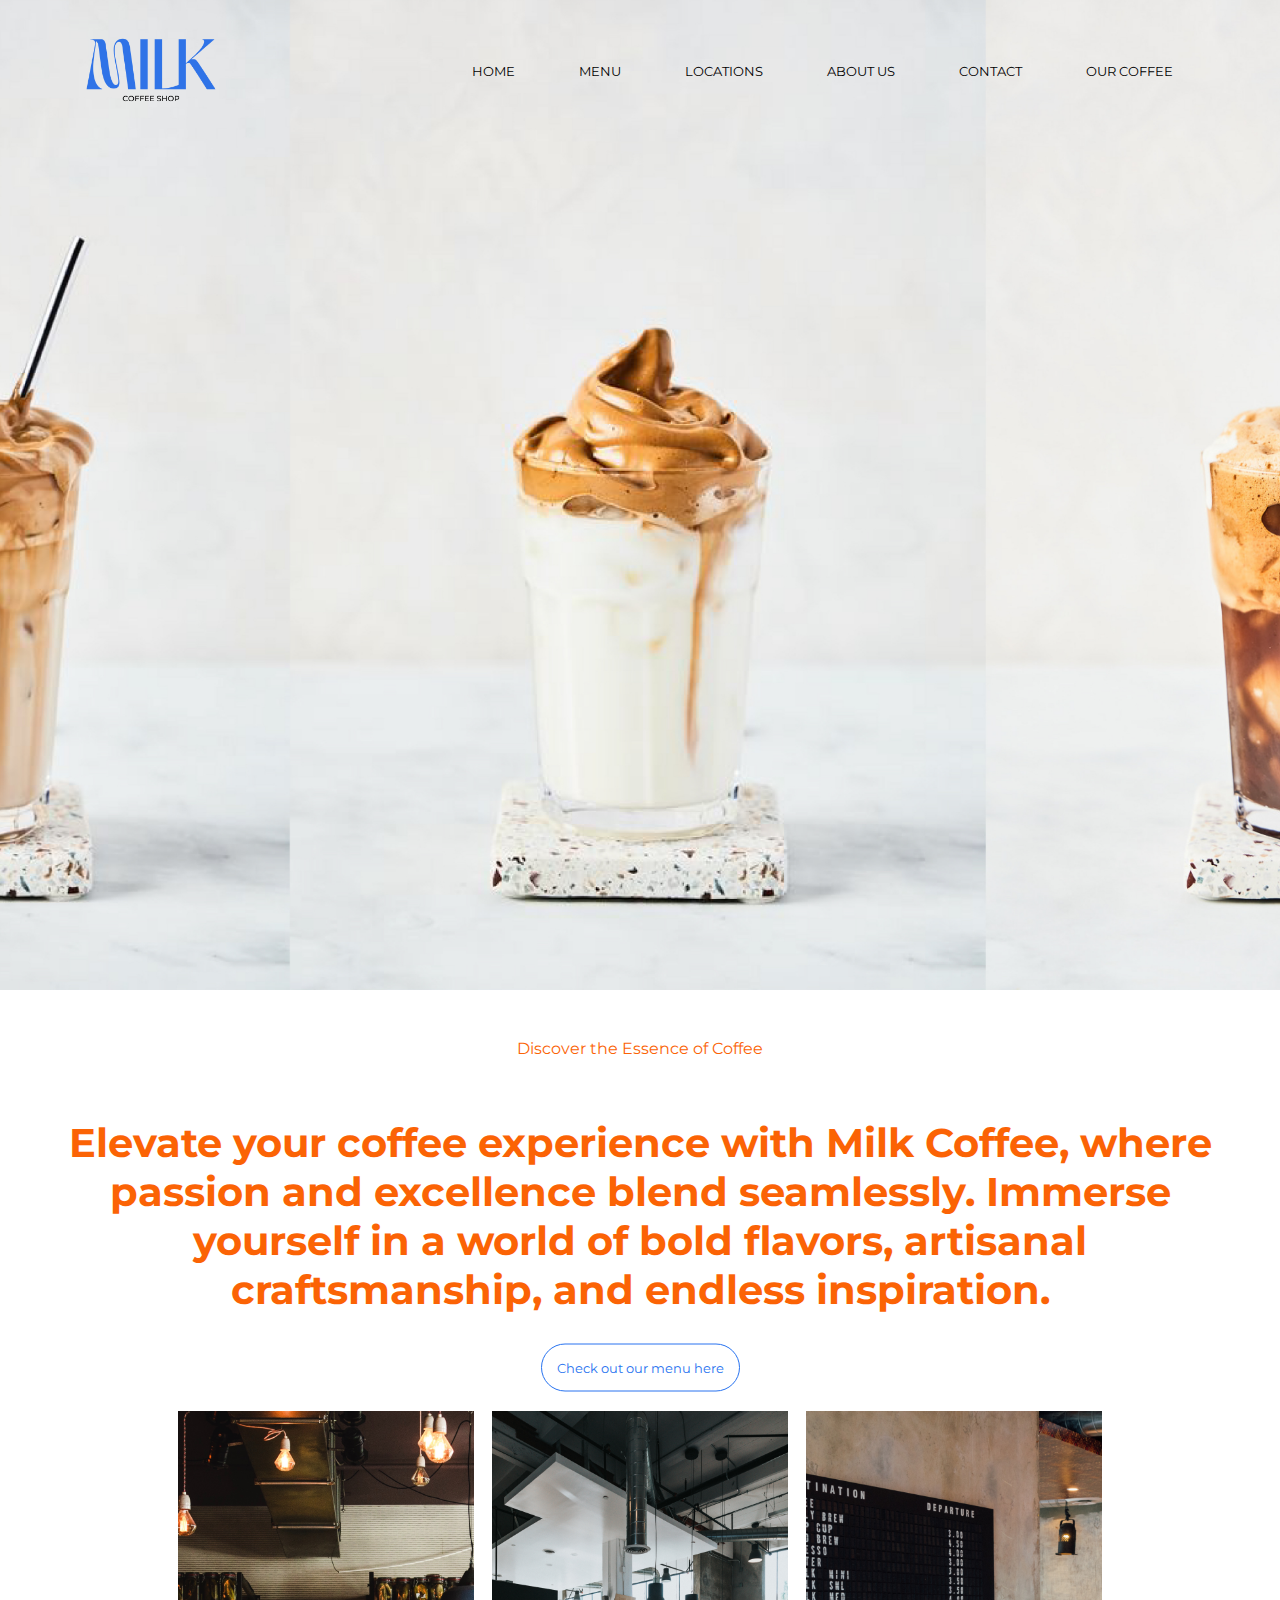
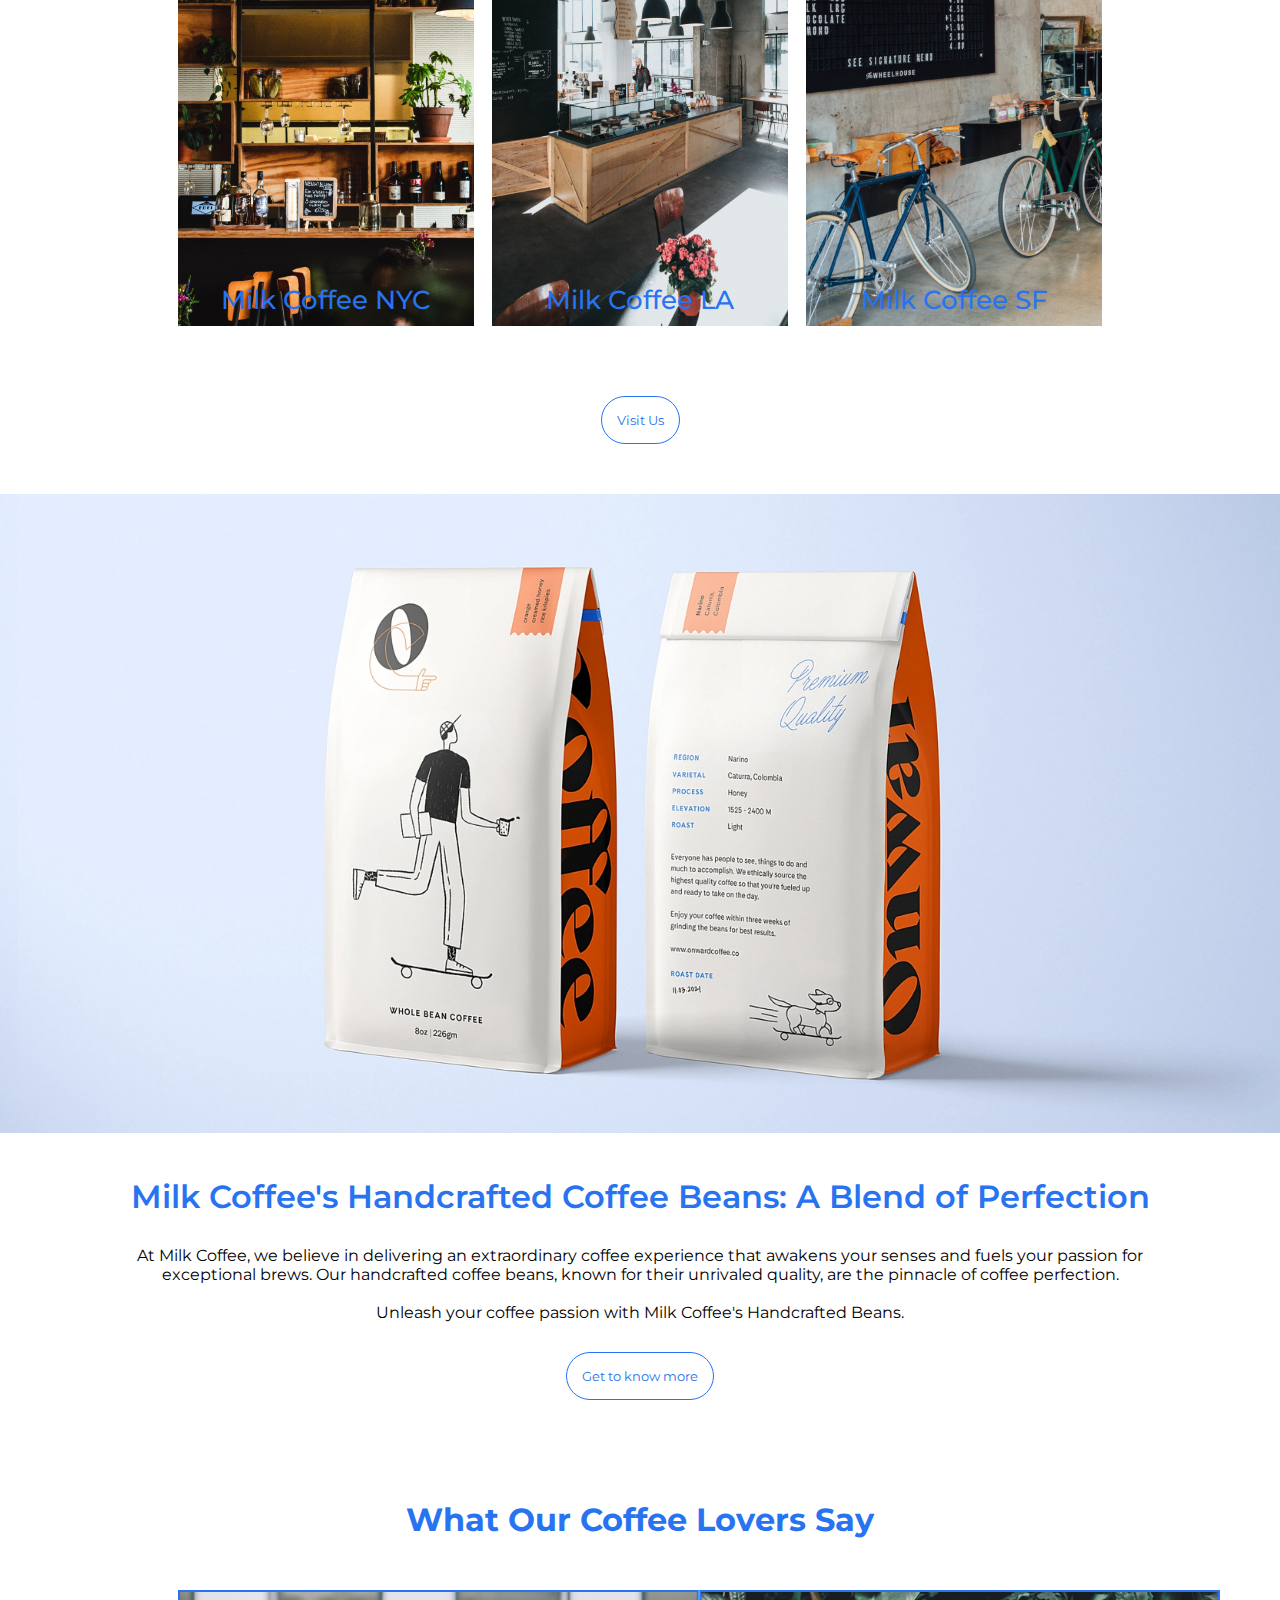
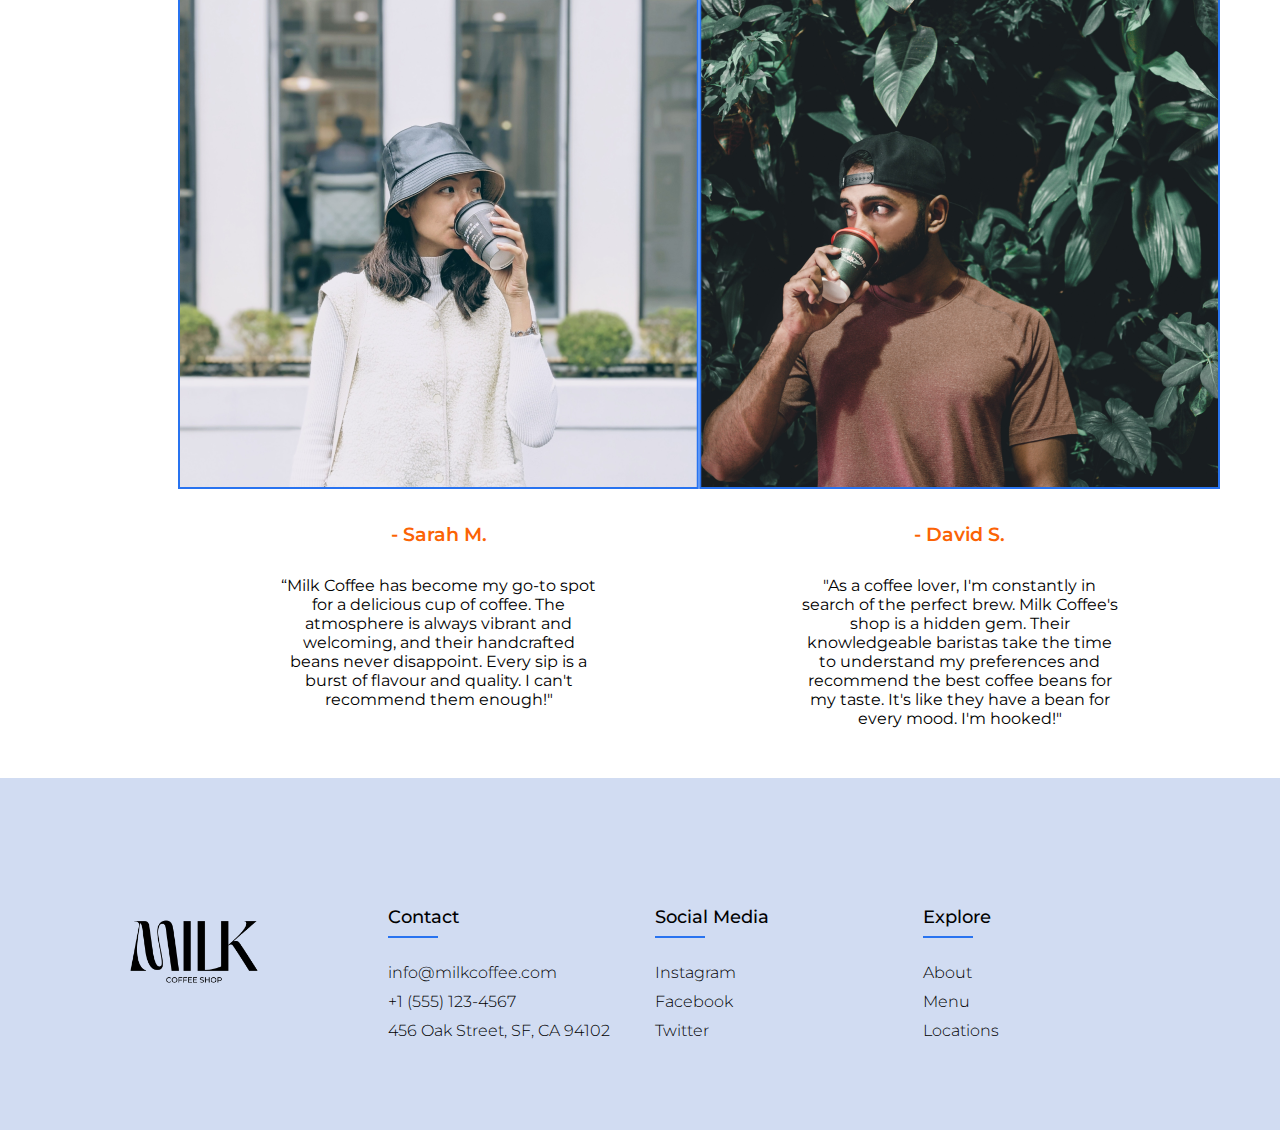
<file: index.html>
<!DOCTYPE html>
<html lang="en">
<head>
    <meta charset="UTF-8">
    <meta http-equiv="X-UA-Compatible" content="IE=edge">
    <meta name="viewport" content="width=device-width, initial-scale=1.0">
    <title>Milk Coffee Shop</title>
    <link rel="stylesheet" href="homepage.css">
    <link rel="stylesheet" href="https://cdnjs.cloudflare.com/ajax/libs/font-awesome/6.4.0/css/all.min.css" integrity="sha512-iecdLmaskl7CVkqkXNQ/ZH/XLlvWZOJyj7Yy7tcenmpD1ypASozpmT/E0iPtmFIB46ZmdtAc9eNBvH0H/ZpiBw==" crossorigin="anonymous" referrerpolicy="no-referrer" />
</head>
<body>
    
    <style>
        @import url('https://fonts.googleapis.com/css2?family=Montserrat:ital,wght@0,100;0,200;0,300;0,400;0,500;0,600;0,700;0,800;0,900;1,100;1,200;1,300;1,400;1,500;1,600;1,700;1,800;1,900&display=swap');
      </style>
    
    <!---- NAVBAR --> 

    <section class="header">
        <nav>
          <a href="index.html"> <img src="logo/blue logo.png" alt=""></a>

          <div class="nav-links" id="navLinks">
            <i class="fa-solid fa-xmark" onclick="hideMenu()"></i>
            <ul>
              <li><a href="index.html">HOME</a></li>
              <li><a href="menu page.html">MENU</a></li>
              <li><a href="locations.html">LOCATIONS</a></li>
              <li><a href="About Us.html">ABOUT US</a></li>
              <li><a href="contact page.html">CONTACT</a></li>
              <li><a href="handcrafted coffee.html">OUR COFFEE</a></li>
            </ul>
          </div>
          <i class="fa-solid fa-bars" onclick="showMenu()"></i>
        </nav>
    </section>

    <!-- Hero Section -->

    <section class="hero">
      <div class="text-box">
        <p class="text-01">Discover the Essence of Coffee</p>
        <h1 class="heading">Elevate your coffee experience with Milk Coffee, where passion and excellence blend seamlessly. Immerse yourself in a world of bold flavors, artisanal craftsmanship, and endless inspiration.</h1>
        <a class="hero-button" href="menu page.html">Check out our menu here</a>
      </div>
    </section>
   
    <!-- Location Section -->

    <section class="location">
      <div class="row">
        <div class="location-col">
          <img src="homepage images/nyc.png">
            <div class="layer">
              <h3>Milk Coffee NYC</h3>
            </div>
        </div>

        <div class="location-col">
          <img src="homepage images/la.png">
            <div class="layer">
              <h3>Milk Coffee LA</h3>
            </div>
        </div>

        <div class="location-col">
          <img src="homepage images/sf.png">
            <div class="layer">
              <h3>Milk Coffee SF</h3>
            </div>
        </div>
      </div>
    </section>

    <section class="button-1">
      <div>
        <a href="locations.html" class="loc-button">Visit Us</a>
      </div>
    </section>

        <!-- Handcrafetd Coffee Section -->

    <section class="handcrafted">

      <img src="homepage images/coffee bags.webp">

    </section>

       <!-- Handcrafetd Coffee Section -->

    <section class="coffee">

      <h2>Milk Coffee's Handcrafted Coffee Beans: A Blend of Perfection</h2>

      <p>At Milk Coffee, we believe in delivering an extraordinary coffee experience that awakens your senses and fuels your passion for exceptional brews. Our handcrafted coffee beans, known for their unrivaled quality, are the pinnacle of coffee perfection. <br>
        <br> Unleash your coffee passion with Milk Coffee's Handcrafted Beans.</p>

    </section>

    <section class="button-2">
      <div>
        <a href="handcrafted coffee.html" class="coffee-button" >Get to know more</a>
      </div>
    </section>

           <!-- Testimonials Section -->

    <section class="testimonials">

      <h1>What Our Coffee Lovers Say</h1>

      <div class="row">
        <div class="testimonial-col">
          <img src="homepage images/woman.png">
          <div>
            <h3>- Sarah M.</h3>
            <p>
              “Milk Coffee has become my go-to spot for a delicious cup of coffee. The atmosphere is always vibrant and welcoming, and their handcrafted beans never disappoint. Every sip is a burst of flavour and quality. I can't recommend them enough!" 
            </p>
          </div>
        </div>

        <div class="testimonial-col">
          <img src="homepage images/man.png">
          <div>
            <h3>- David S.</h3>
            <p>
              "As a coffee lover, I'm constantly in search of the perfect brew. Milk Coffee's shop is a hidden gem. Their knowledgeable baristas take the time to understand my preferences and recommend the best coffee beans for my taste. It's like they have a bean for every mood. I'm hooked!"
            </p>
          </div>
        </div>
      </div>

    </section>

    <!---- Footer --->

    <footer class="footer">
      <div class="container">
        <div class="row">

          <div class="footer-col">
              <ul>
                <img src="logo/black logo.png" alt="">
              </ul>
          </div>

          <div class="footer-col">
            <h4>Contact</h4>
              <ul>
                <li><a href="mailto:info@milkcoffee.com">info@milkcoffee.com</a></li>
                <li><a href="tel:+15551234567">+1 (555) 123-4567</a></li>
                <li><a href="https://www.google.com/maps/place/456+Oak+St,+San+Francisco,+CA+94102,+USA/@37.7746605,-122.4295008,17z/data=!3m1!4b1!4m5!3m4!1s0x808580a186de132f:0xd48475bbe59016b4!8m2!3d37.7746605!4d-122.4269259?entry=ttu">456 Oak Street, SF, CA 94102</a></li>
              </ul>
          </div>

          <div class="footer-col">
            <h4>Social Media</h4>
              <ul>
                <li><a href="https://www.instagram.com">Instagram</a></li>
                <li><a href="https://www.facebook.com">Facebook</a></li>
                <li><a href="https://twitter.com">Twitter</a></li>
              </ul>
          </div>

          <div class="footer-col">
            <h4>Explore</h4>
              <ul>
                <li><a href="About Us.html">About</a></li>
                <li><a href="menu page.html">Menu</a></li>
                <li><a href="locations.html">Locations</a></li>
              </ul>
          </div>
        </div>
      </div>
      

    <!---- JavaScript for toogle menu --->
   <script>
    var navLinks = document.getElementById("navLinks")

    function showMenu(){
      navLinks.style.right = "0";
    }

    function hideMenu(){
      navLinks.style.right = "-200px";
    }
   </script>
</body>
</html>
</file>
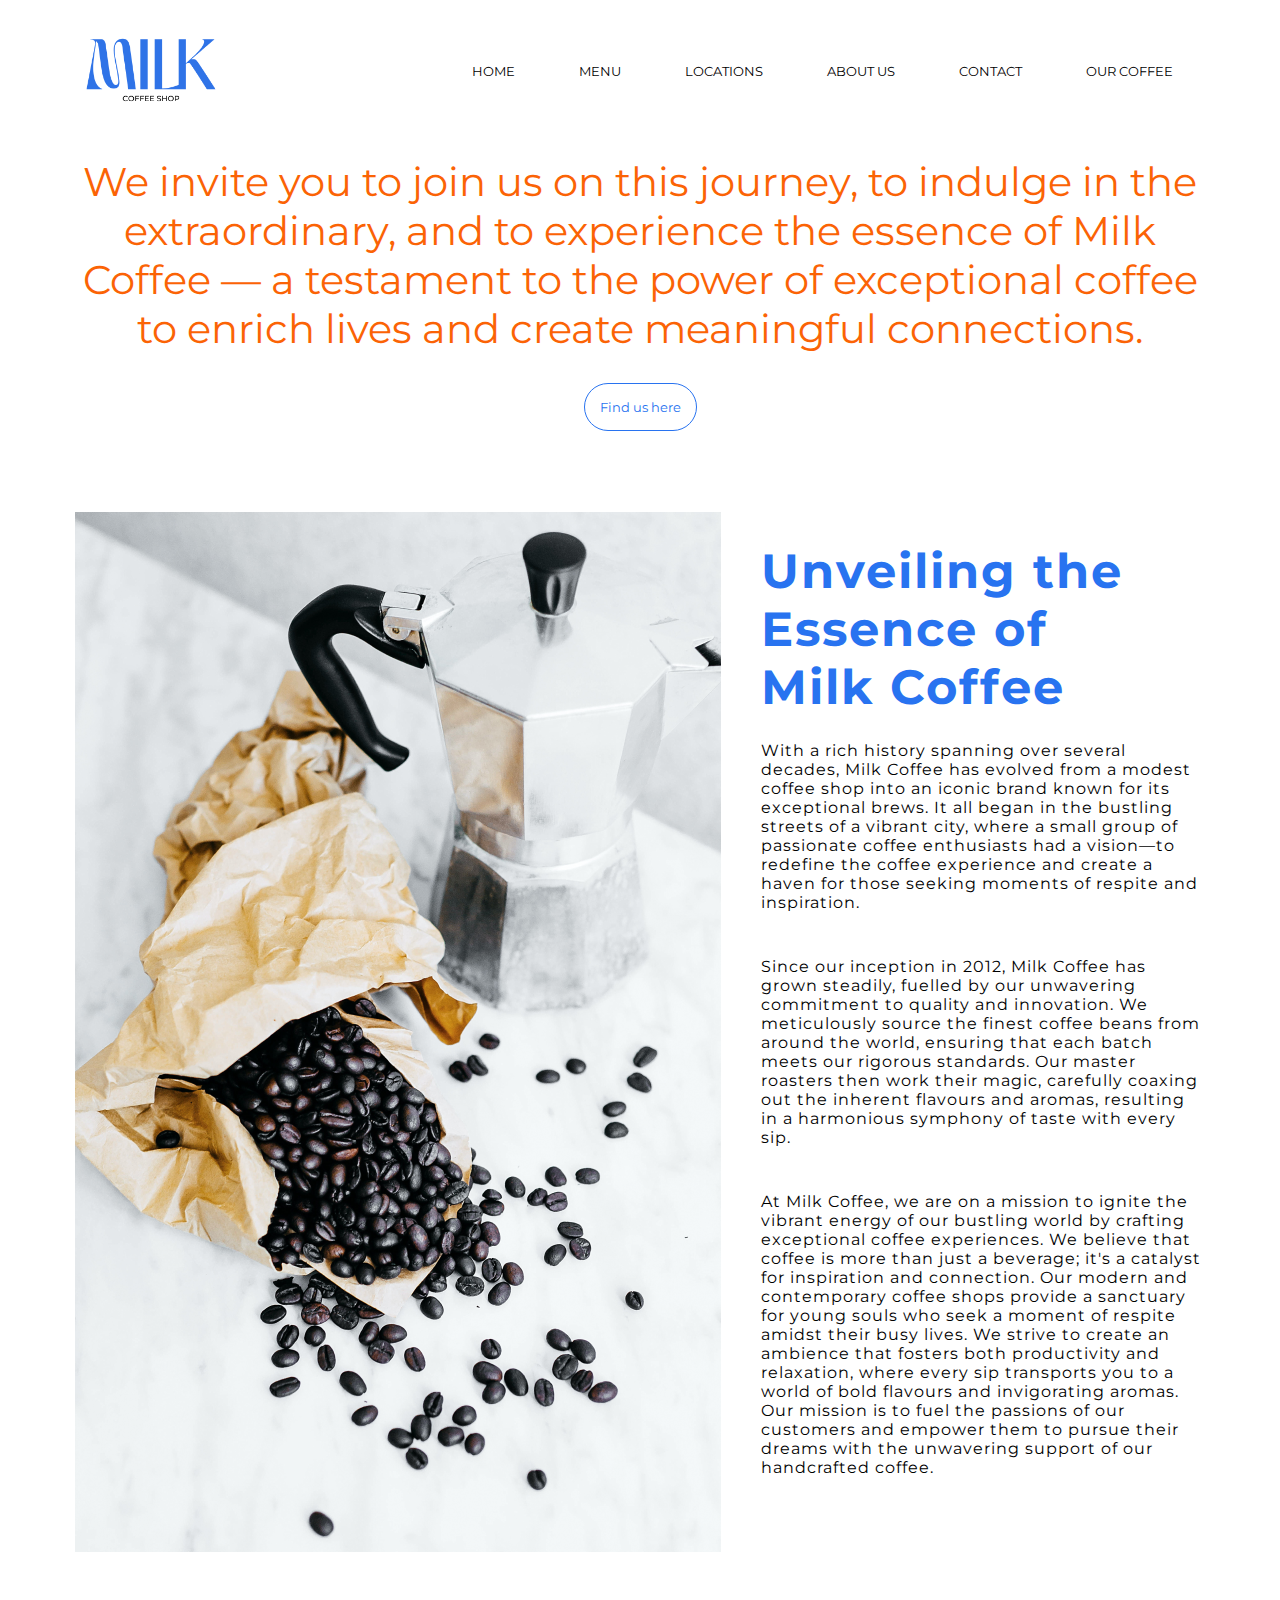
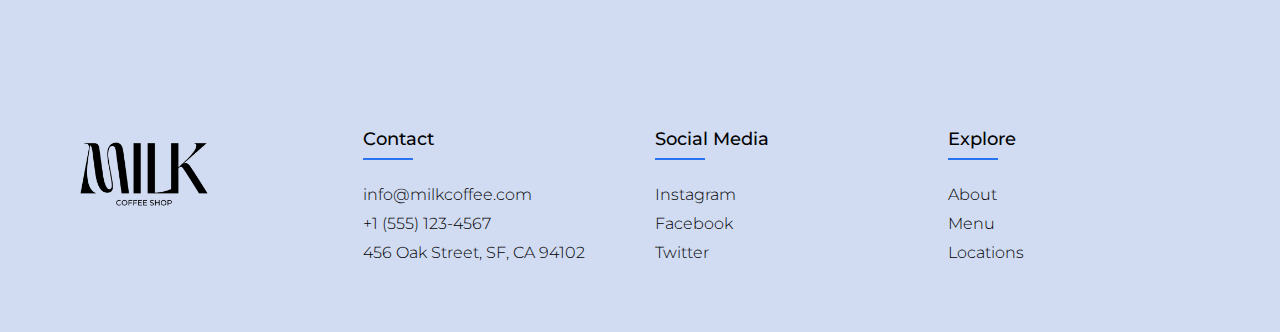
<file: About Us.html>
<!DOCTYPE html>
<html lang="en">
<head>
    <meta charset="UTF-8">
    <meta http-equiv="X-UA-Compatible" content="IE=edge">
    <meta name="viewport" content="width=device-width, initial-scale=1.0">
    <title>Milk Coffee: About us</title>
    <link rel="stylesheet" href="about us.css">
    <link rel="stylesheet" href="https://cdnjs.cloudflare.com/ajax/libs/font-awesome/6.4.0/css/all.min.css" integrity="sha512-iecdLmaskl7CVkqkXNQ/ZH/XLlvWZOJyj7Yy7tcenmpD1ypASozpmT/E0iPtmFIB46ZmdtAc9eNBvH0H/ZpiBw==" crossorigin="anonymous" referrerpolicy="no-referrer" />
</head>
<body>
    
    <style>
        @import url('https://fonts.googleapis.com/css2?family=Montserrat:ital,wght@0,100;0,200;0,300;0,400;0,500;0,600;0,700;0,800;0,900;1,100;1,200;1,300;1,400;1,500;1,600;1,700;1,800;1,900&display=swap');
      </style>
    
    <!---- NAVBAR --> 

    <section class="header">
        <nav>
          <a href="index.html"> <img src="logo/blue logo.png" alt=""></a>

          <div class="nav-links" id="navLinks">
            <i class="fa-solid fa-xmark" onclick="hideMenu()"></i>
            <ul>
              <li><a href="index.html">HOME</a></li>
              <li><a href="menu page.html">MENU</a></li>
              <li><a href="locations.html">LOCATIONS</a></li>
              <li><a href="About Us.html">ABOUT US</a></li>
              <li><a href="contact page.html">CONTACT</a></li>
              <li><a href="handcrafted coffee.html">OUR COFFEE</a></li>
            </ul>
          </div>
          <i class="fa-solid fa-bars" onclick="showMenu()"></i>
        </nav>
    </section>

    <!-- Hero Section -->

    <section class="hero">
        <div class="text-box">
          <h1 class="heading">We invite you to join us on this journey, to indulge in the extraordinary, and to experience the essence of Milk Coffee — a testament to the power of exceptional coffee to enrich lives and create meaningful connections.</h1>
          <a class="hero-button" href="locations.html">Find us here</a>
        </div>
      </section>


    <!-- About Section -->

    <section class="about">
        <div class="main">
            <img src="about/coffee image.png" alt="">

        <div class="about-text">
            <h4>Unveiling the <br> Essence of <br> Milk Coffee</h4>
            <p>With a rich history spanning over several decades, Milk Coffee has evolved from a modest coffee shop into an iconic brand known for its exceptional brews. It all began in the bustling streets of a vibrant city, where a small group of passionate coffee enthusiasts had a vision—to redefine the coffee experience and create a haven for those seeking moments of respite and inspiration.</p>
            <p>Since our inception in 2012, Milk Coffee has grown steadily, fuelled by our unwavering commitment to quality and innovation. We meticulously source the finest coffee beans from around the world, ensuring that each batch meets our rigorous standards. Our master roasters then work their magic, carefully coaxing out the inherent flavours and aromas, resulting in a harmonious symphony of taste with every sip.</p>
            <p>At Milk Coffee, we are on a mission to ignite the vibrant energy of our bustling world by crafting exceptional coffee experiences. We believe that coffee is more than just a beverage; it's a catalyst for inspiration and connection. Our modern and contemporary coffee shops provide a sanctuary for young souls who seek a moment of respite amidst their busy lives. We strive to create an ambience that fosters both productivity and relaxation, where every sip transports you to a world of bold flavours and invigorating aromas. Our mission is to fuel the passions of our customers and empower them to pursue their dreams with the unwavering support of our handcrafted coffee.</p>
        </div>   
    </div>
    </section>
    

    <!---- Footer --->

    <footer class="footer">
        <div class="container">
          <div class="row">
  
            <div class="footer-col">
                <ul>
                  <img src="logo/black logo.png" alt="">
                </ul>
            </div>
  
            <div class="footer-col">
              <h4>Contact</h4>
                <ul>
                  <li><a href="mailto:info@milkcoffee.com">info@milkcoffee.com</a></li>
                  <li><a href="tel:+15551234567">+1 (555) 123-4567</a></li>
                  <li><a href="https://www.google.com/maps/place/456+Oak+St,+San+Francisco,+CA+94102,+USA/@37.7746605,-122.4295008,17z/data=!3m1!4b1!4m5!3m4!1s0x808580a186de132f:0xd48475bbe59016b4!8m2!3d37.7746605!4d-122.4269259?entry=ttu">456 Oak Street, SF, CA 94102</a></li>
                </ul>
            </div>
  
            <div class="footer-col">
              <h4>Social Media</h4>
                <ul>
                  <li><a href="https://www.instagram.com">Instagram</a></li>
                  <li><a href="https://www.facebook.com">Facebook</a></li>
                  <li><a href="https://twitter.com">Twitter</a></li>
                </ul>
            </div>
  
            <div class="footer-col">
              <h4>Explore</h4>
                <ul>
                  <li><a href="About Us.html">About</a></li>
                  <li><a href="menu page.html">Menu</a></li>
                  <li><a href="locations.html">Locations</a></li>
                </ul>
            </div>
          </div>
        </div>
        
  
      <!---- JavaScript for toogle menu --->
     <script>
      var navLinks = document.getElementById("navLinks")
  
      function showMenu(){
        navLinks.style.right = "0";
      }
  
      function hideMenu(){
        navLinks.style.right = "-200px";
      }
     </script>

</body>
</html>
</file>
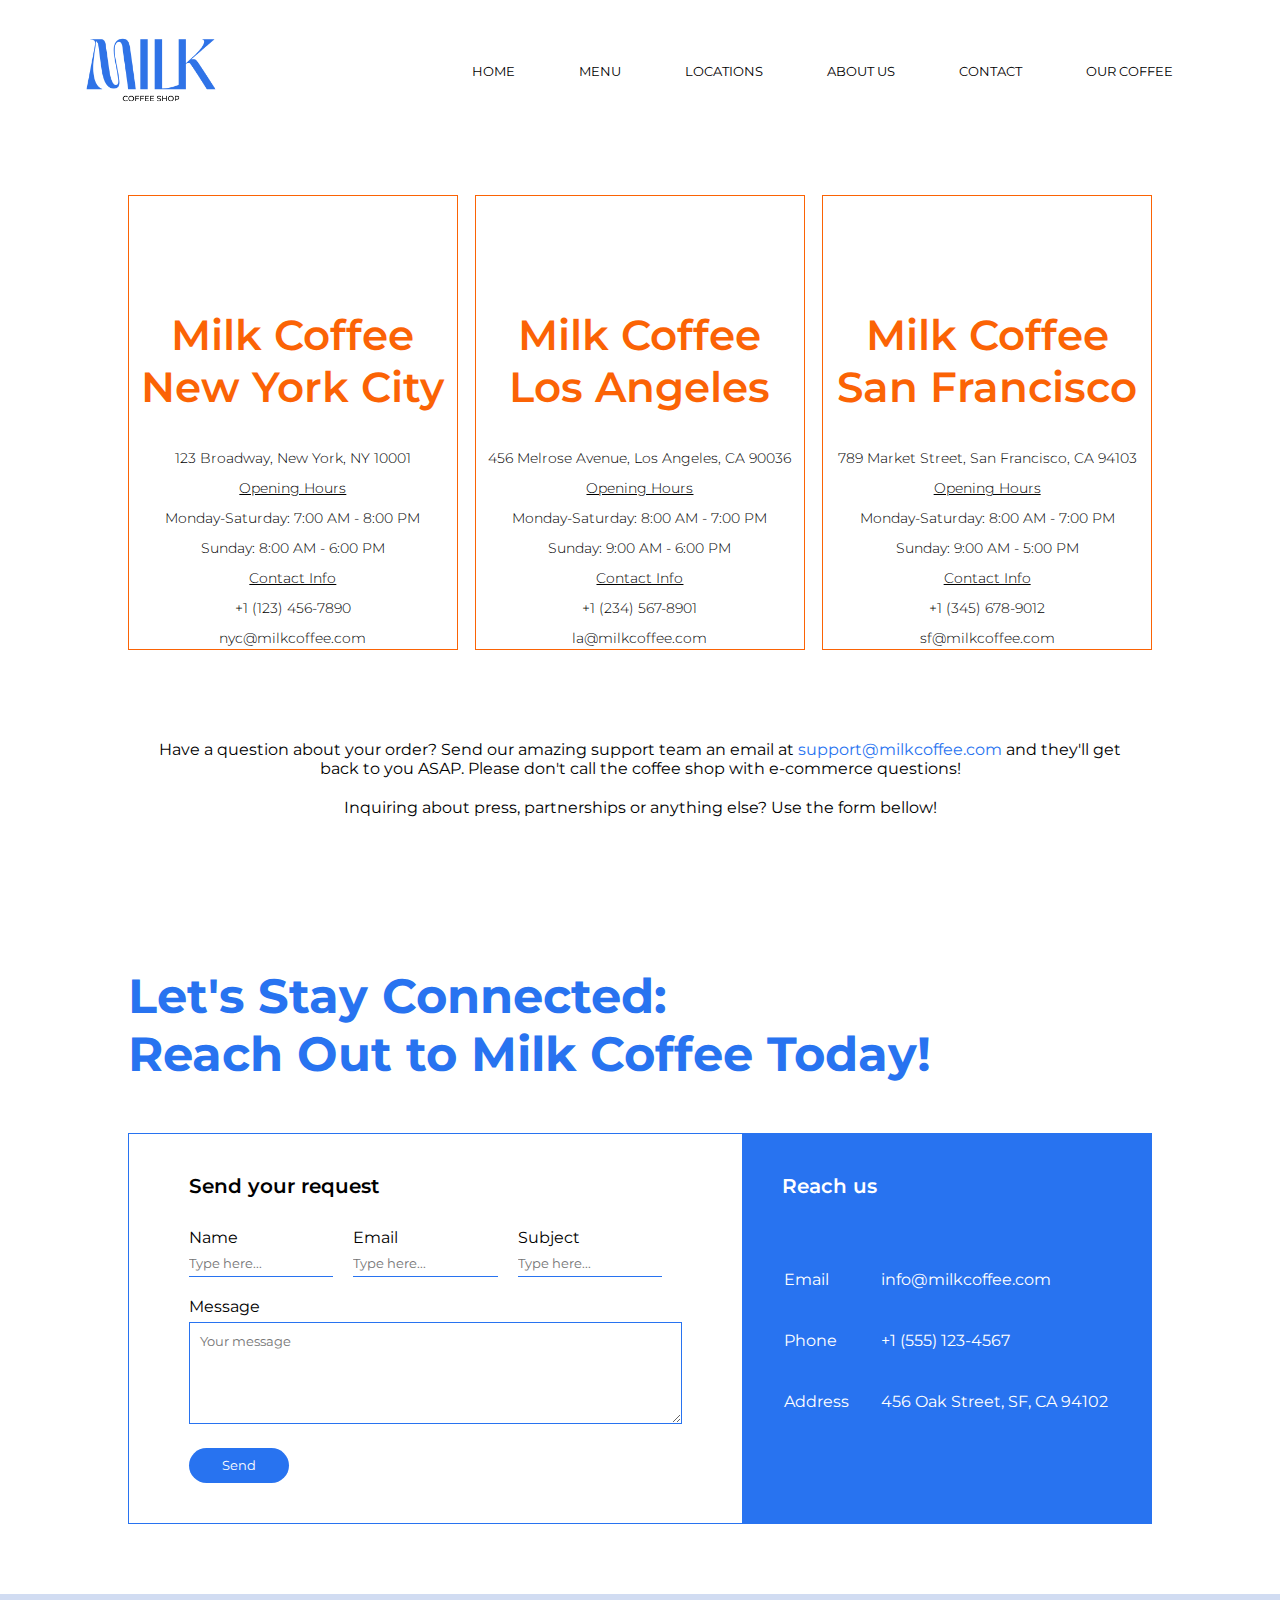
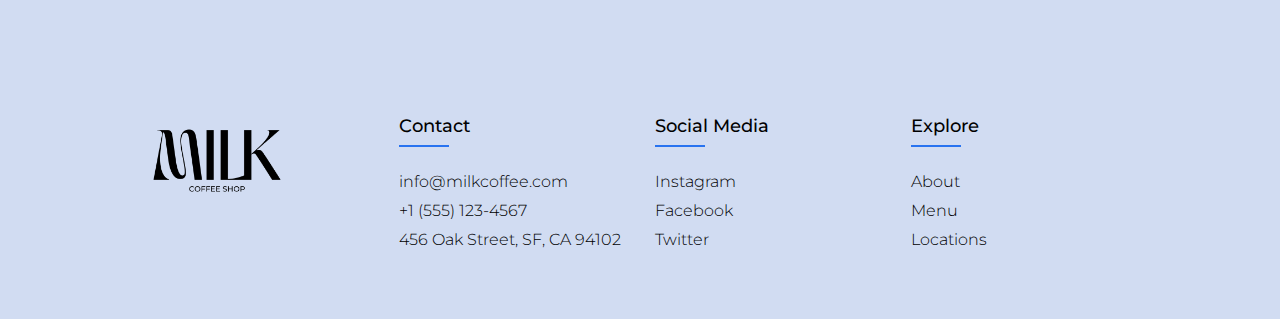
<file: contact page.html>
<!DOCTYPE html>
<html lang="en">
<head>
    <meta charset="UTF-8">
    <meta http-equiv="X-UA-Compatible" content="IE=edge">
    <meta name="viewport" content="width=device-width, initial-scale=1.0">
    <title>Milk Coffee: Contact</title>
    <link rel="stylesheet" href="contact.css">
    <link rel="stylesheet" href="https://cdnjs.cloudflare.com/ajax/libs/font-awesome/6.4.0/css/all.min.css" integrity="sha512-iecdLmaskl7CVkqkXNQ/ZH/XLlvWZOJyj7Yy7tcenmpD1ypASozpmT/E0iPtmFIB46ZmdtAc9eNBvH0H/ZpiBw==" crossorigin="anonymous" referrerpolicy="no-referrer" />
</head>
<body>
    
    <style>
        @import url('https://fonts.googleapis.com/css2?family=Montserrat:ital,wght@0,100;0,200;0,300;0,400;0,500;0,600;0,700;0,800;0,900;1,100;1,200;1,300;1,400;1,500;1,600;1,700;1,800;1,900&display=swap');
      </style>
    
    <!---- NAVBAR --> 

    <section class="header">
        <nav>
          <a href="index.html"> <img src="logo/blue logo.png" alt=""></a>

          <div class="nav-links" id="navLinks">
            <i class="fa-solid fa-xmark" onclick="hideMenu()"></i>
            <ul>
              <li><a href="index.html">HOME</a></li>
              <li><a href="menu page.html">MENU</a></li>
              <li><a href="locations.html">LOCATIONS</a></li>
              <li><a href="About Us.html">ABOUT US</a></li>
              <li><a href="contact page.html">CONTACT</a></li>
              <li><a href="handcrafted coffee.html">OUR COFFEE</a></li>
            </ul>
          </div>
          <i class="fa-solid fa-bars" onclick="showMenu()"></i>
        </nav>
    </section>


    <!---- Location Section --> 

    <section class="hero">
        <div class="row">
          <div class="hero-display">
            <img src="drinks/white.jpg">
              <div class="layer-1">
                <h3>Milk Coffee <br> New York City <br></h3>
                <p>123 Broadway, New York, NY 10001</p>
            <p class="contact">Opening Hours</p>
            <p>Monday-Saturday: 7:00 AM - 8:00 PM <br>
                Sunday: 8:00 AM - 6:00 PM </p>
            <p class="contact">Contact Info</p>
            <p>+1 (123) 456-7890 <br>
                <a class="email" href="mailto:nyc@milkcoffee.com">nyc@milkcoffee.com</a></p>
        </p> 
              </div>
          </div>
  
          <div class="hero-display">
            <img src="drinks/white.jpg">
            <div class="layer-1">
                <h3>Milk Coffee <br> Los Angeles <br></h3>
                <p>456 Melrose Avenue, Los Angeles, CA 90036</p>
            <p class="contact">Opening Hours</p>
            <p>Monday-Saturday: 8:00 AM - 7:00 PM <br>
                Sunday: 9:00 AM - 6:00 PM</p>
            <p class="contact">Contact Info</p>
            <p>+1 (234) 567-8901<br>
                <a class="email" href="mailto:la@milkcoffee.com">la@milkcoffee.com</a></p>
        </p> 
              </div>
          </div>
  
          <div class="hero-display">
            <img src="drinks/white.jpg">
            <div class="layer-1">
                <h3>Milk Coffee <br> San Francisco <br></h3>
                <p>789 Market Street, San Francisco, CA 94103</p>
            <p class="contact">Opening Hours</p>
            <p>Monday-Saturday: 8:00 AM - 7:00 PM <br>
                Sunday: 9:00 AM - 5:00 PM</p>
            <p class="contact">Contact Info</p>
            <p>+1 (345) 678-9012<br>
                <a class="email" href="mailto:sf@milkcoffee.com">sf@milkcoffee.com</a></p>
        </p> 
              </div>
          </div>
        </div>
      </section>

       <!---- More Info Section --> 

      <section class="info">
        <p>Have a question about your order? Send our amazing support team an email at <a class="email-info" href="mailto:support@milkcoffee.com">support@milkcoffee.com</a> and they'll get back to you ASAP. Please don't call the coffee shop with e-commerce questions! </p>

        <p class="second-text">Inquiring about press, partnerships or anything else? Use the form bellow!</p>
      </section>
      

       <!---- Contact Form Section --> 

       <section class="contact-form">
        <div class="container">
            <h1>Let's Stay Connected: <br>
                Reach Out to Milk Coffee Today!</h1>

                <div class="contact-box">
                    <div class="contact-left">
                        <h5>Send your request</h5>
                        <form>
                            <div class="input-row">
                                <div class="input-group">
                                    <label>Name</label>
                                    <input type="text" placeholder="Type here...">
                                </div>
                            
                                <div class="input-group">
                                    <label>Email</label>
                                    <input type="text" placeholder="Type here...">
                                </div>

                                <div class="input-group">
                                    <label>Subject</label>
                                    <input type="text" placeholder="Type here...">
                                </div>
                            </div>


                            <label>Message</label>
                            <textarea rows="5" placeholder="Your message"></textarea>

                            <button type="submit">Send</button>

                        </form>
                    </div>

                    <div class="contact-right">
                        <h5>Reach us</h5>
                        <table>
                            <tr>
                                <td>Email</td>
                                <td>info@milkcoffee.com</td>
                            </tr>

                            <tr>
                                <td>Phone</td>
                                <td>+1 (555) 123-4567</td>
                            </tr>

                            <tr>
                                <td>Address</td>
                                <td>456 Oak Street, SF, CA 94102</td>
                            </tr>
                        </table>
                    </div>
                </div>
        </div>
       </section>


    <!---- Footer --->

    <footer class="footer">
        <div class="container">
          <div class="row">
  
            <div class="footer-col">
                <ul>
                  <img src="logo/black logo.png" alt="">
                </ul>
            </div>
  
            <div class="footer-col">
              <h4>Contact</h4>
                <ul>
                  <li><a href="mailto:info@milkcoffee.com">info@milkcoffee.com</a></li>
                  <li><a href="tel:+15551234567">+1 (555) 123-4567</a></li>
                  <li><a href="https://www.google.com/maps/place/456+Oak+St,+San+Francisco,+CA+94102,+USA/@37.7746605,-122.4295008,17z/data=!3m1!4b1!4m5!3m4!1s0x808580a186de132f:0xd48475bbe59016b4!8m2!3d37.7746605!4d-122.4269259?entry=ttu">456 Oak Street, SF, CA 94102</a></li>
                </ul>
            </div>
  
            <div class="footer-col">
              <h4>Social Media</h4>
                <ul>
                  <li><a href="https://www.instagram.com">Instagram</a></li>
                  <li><a href="https://www.facebook.com">Facebook</a></li>
                  <li><a href="https://twitter.com">Twitter</a></li>
                </ul>
            </div>
  
            <div class="footer-col">
              <h4>Explore</h4>
                <ul>
                  <li><a href="About Us.html">About</a></li>
                  <li><a href="menu page.html">Menu</a></li>
                  <li><a href="locations.html">Locations</a></li>
                </ul>
            </div>
          </div>
        </div>
        
  
      <!---- JavaScript for toogle menu --->
     <script>
      var navLinks = document.getElementById("navLinks")
  
      function showMenu(){
        navLinks.style.right = "0";
      }
  
      function hideMenu(){
        navLinks.style.right = "-200px";
      }
     </script>
</body>
</html>
</file>
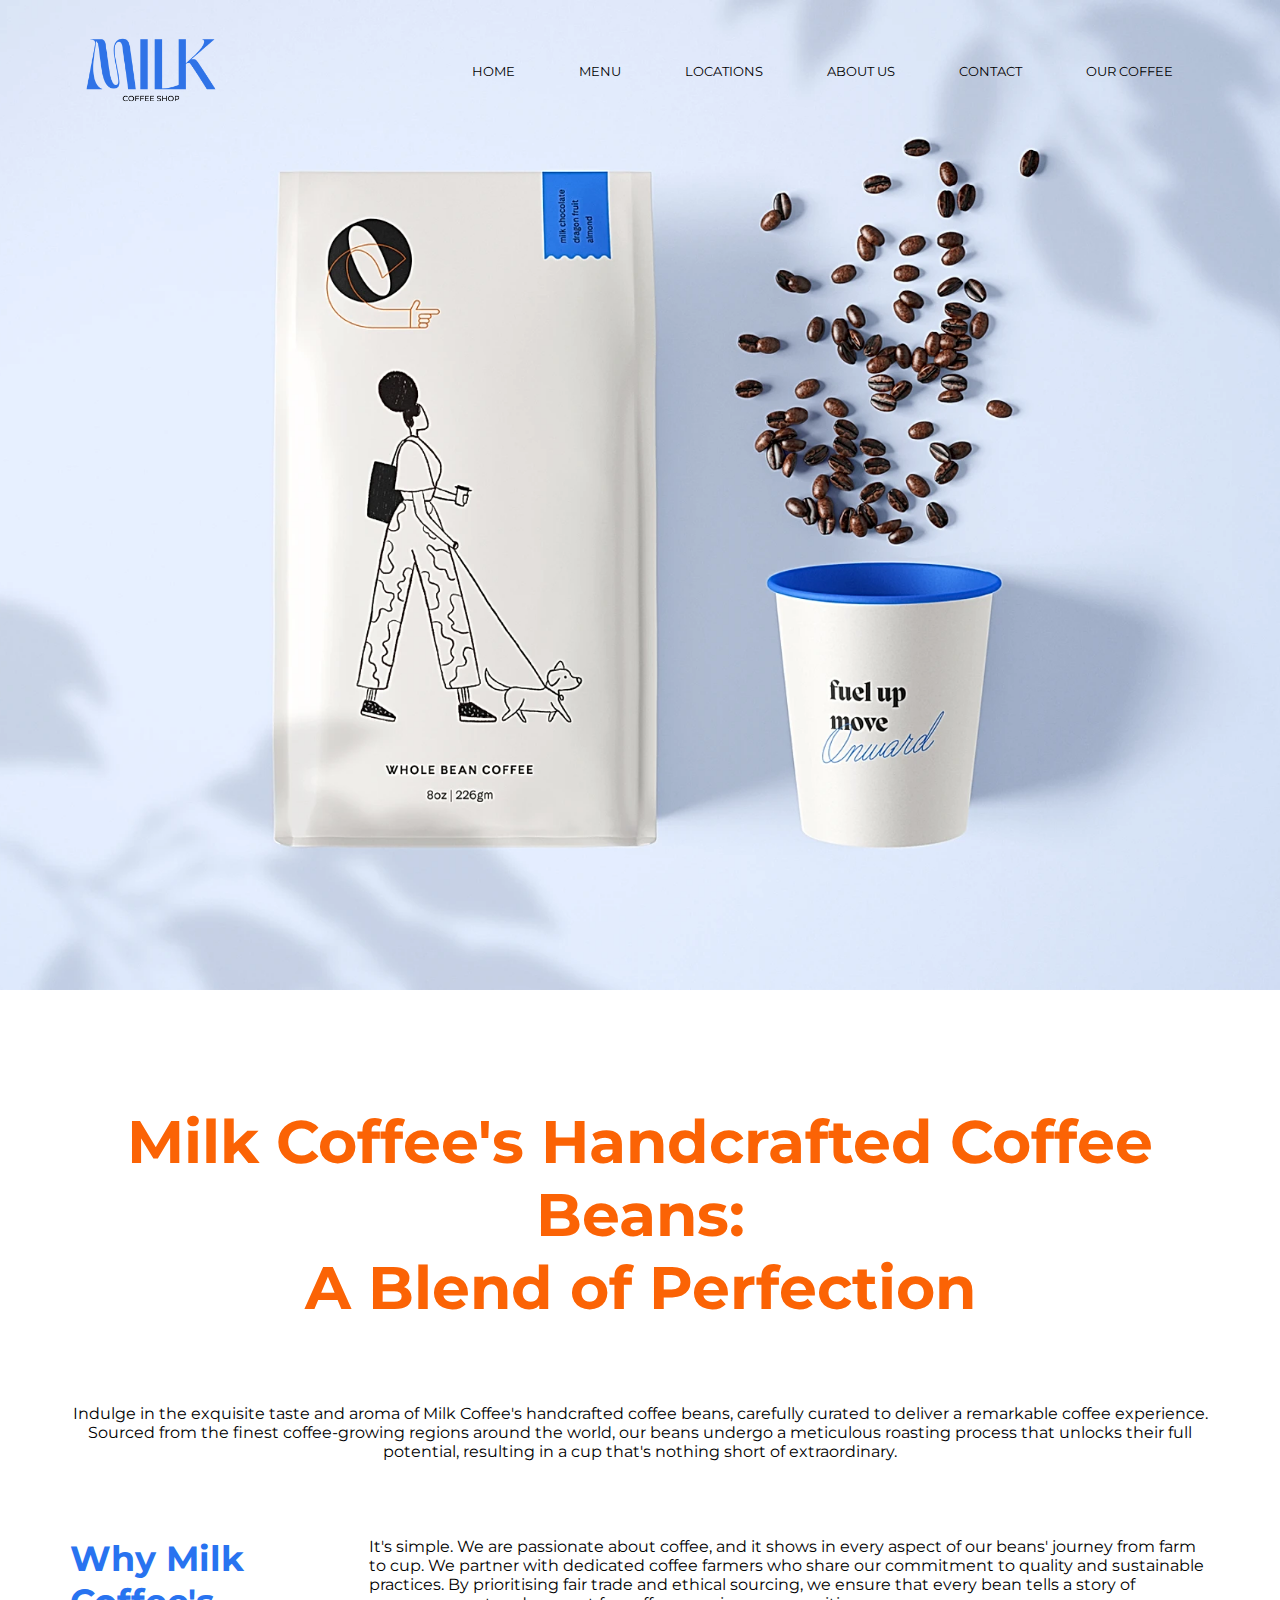
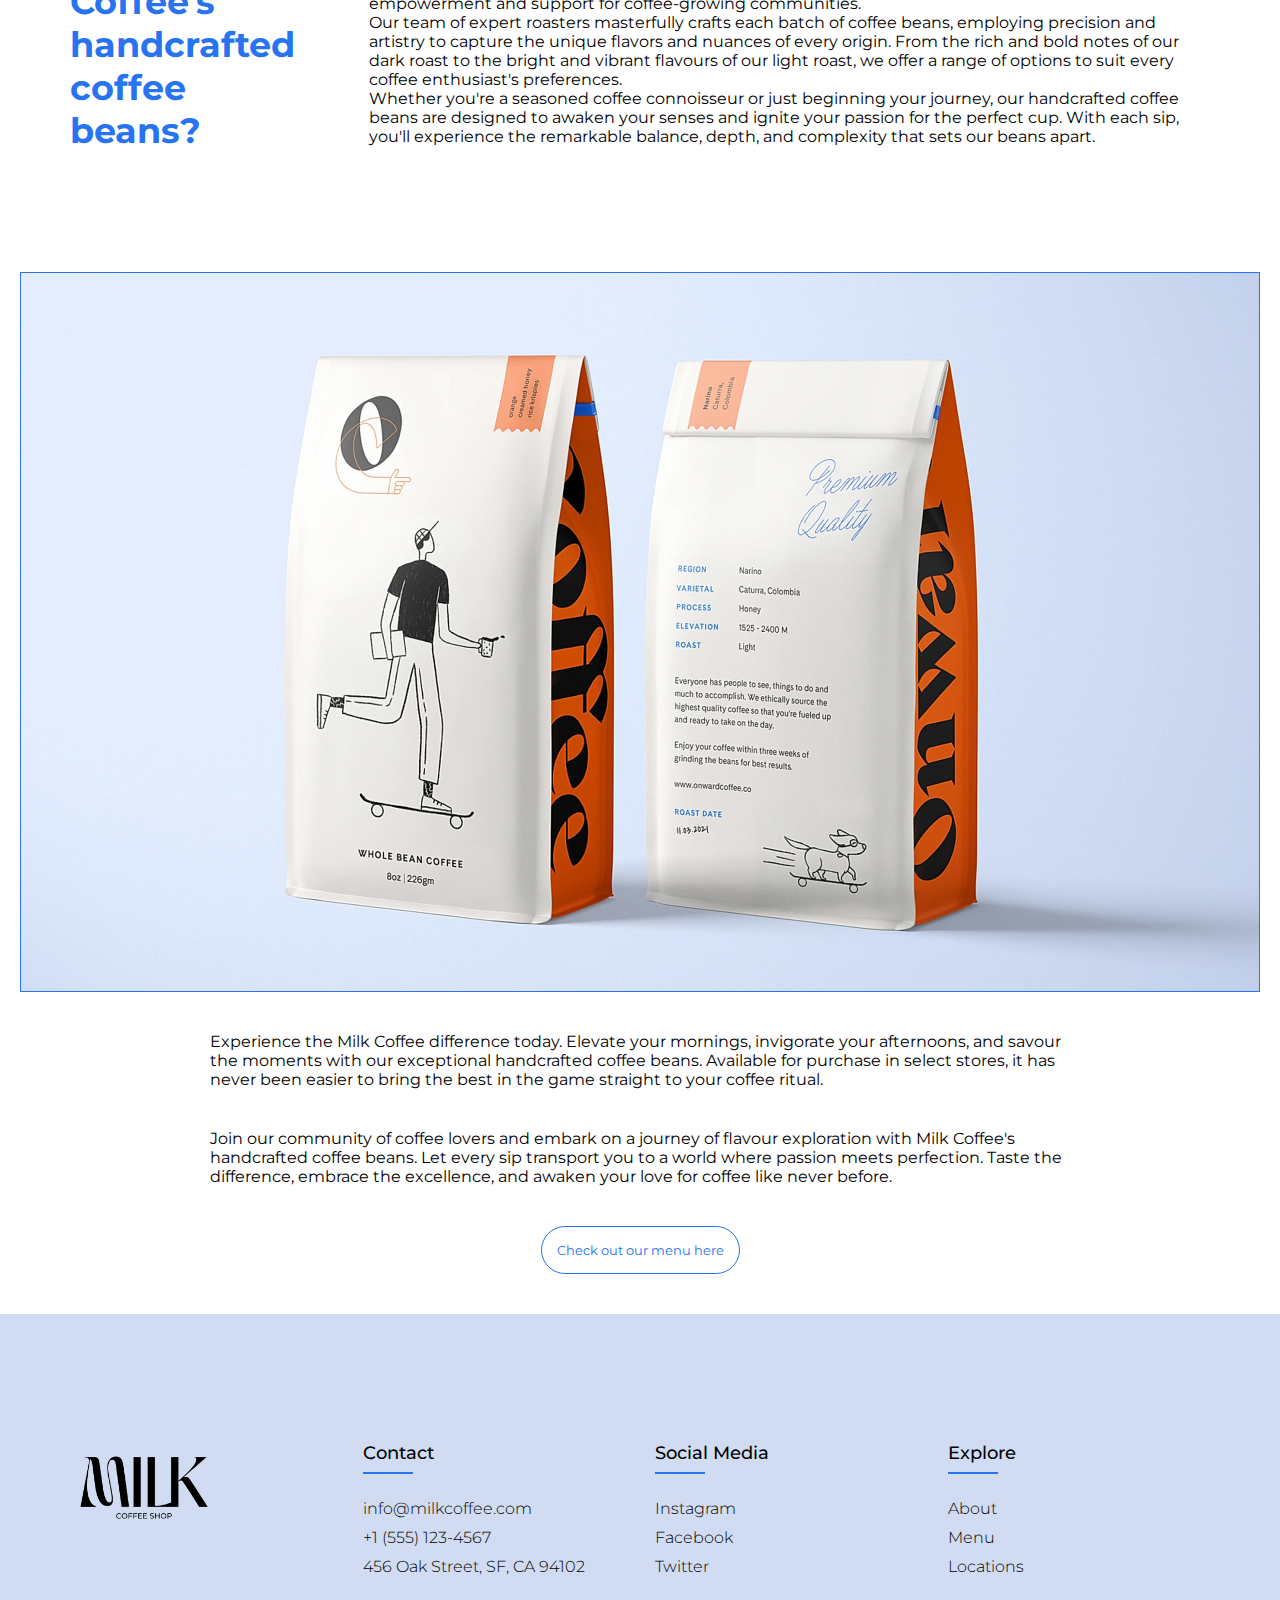
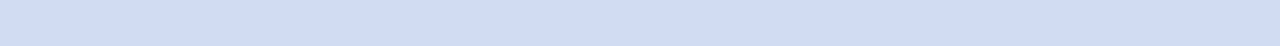
<file: handcrafted coffee.html>
<!DOCTYPE html>
<html lang="en">
<head>
    <meta charset="UTF-8">
    <meta http-equiv="X-UA-Compatible" content="IE=edge">
    <meta name="viewport" content="width=device-width, initial-scale=1.0">
    <title>Milk Coffee: Handcrafted Coffee Beans</title>
    <link rel="stylesheet" href="coffee.css">
    <link rel="stylesheet" href="https://cdnjs.cloudflare.com/ajax/libs/font-awesome/6.4.0/css/all.min.css" integrity="sha512-iecdLmaskl7CVkqkXNQ/ZH/XLlvWZOJyj7Yy7tcenmpD1ypASozpmT/E0iPtmFIB46ZmdtAc9eNBvH0H/ZpiBw==" crossorigin="anonymous" referrerpolicy="no-referrer" />
</head>
<body>
      
    <style>
        @import url('https://fonts.googleapis.com/css2?family=Montserrat:ital,wght@0,100;0,200;0,300;0,400;0,500;0,600;0,700;0,800;0,900;1,100;1,200;1,300;1,400;1,500;1,600;1,700;1,800;1,900&display=swap');
      </style>
    
    <!---- NAVBAR --> 

    <section class="header">
        <nav>
          <a href="index.html"> <img src="logo/blue logo.png" alt=""></a>

          <div class="nav-links" id="navLinks">
            <i class="fa-solid fa-xmark" onclick="hideMenu()"></i>
            <ul>
              <li><a href="index.html">HOME</a></li>
              <li><a href="menu page.html">MENU</a></li>
              <li><a href="locations.html">LOCATIONS</a></li>
              <li><a href="About Us.html">ABOUT US</a></li>
              <li><a href="contact page.html">CONTACT</a></li>
              <li><a class="our-coffee" href="handcrafted coffee.html">OUR COFFEE</a></li>
            </ul>
          </div>
          <i class="fa-solid fa-bars" onclick="showMenu()"></i>
        </nav>
    </section>


        <!---- HERO --> 

        <section class="hero">
            <div class="hero-message">
                <h1>Milk Coffee's Handcrafted Coffee Beans: <br> A Blend of Perfection</h1>
            </div>
    
            <div class="hero-text">
                <p>Indulge in the exquisite taste and aroma of Milk Coffee's handcrafted coffee beans, carefully curated to deliver a remarkable coffee experience. Sourced from the finest coffee-growing regions around the world, our beans undergo a meticulous roasting process that unlocks their full potential, resulting in a cup that's nothing short of extraordinary.</p>
            </div>
        </section>
           
            <!----  --> 
        <section class="side-by-side">
            <div class="question">    
                 <h3>Why Milk Coffee's handcrafted coffee beans?</h3>
            </div>
    
            <div class="paragraph">
                <p>It's simple. We are passionate about coffee, and it shows in every aspect of our beans' journey from farm to cup. We partner with dedicated coffee farmers who share our commitment to quality and sustainable practices. By prioritising fair trade and ethical sourcing, we ensure that every bean tells a story of empowerment and support for coffee-growing communities. </p>
                <p>Our team of expert roasters masterfully crafts each batch of coffee beans, employing precision and artistry to capture the unique flavors and nuances of every origin. From the rich and bold notes of our dark roast to the bright and vibrant flavours of our light roast, we offer a range of options to suit every coffee enthusiast's preferences.</p>
                <p>Whether you're a seasoned coffee connoisseur or just beginning your journey, our handcrafted coffee beans are designed to awaken your senses and ignite your passion for the perfect cup. With each sip, you'll experience the remarkable balance, depth, and complexity that sets our beans apart.</p>
            </div>
        </section>
       
    
       <!---- Image + Text + Button --> 
    
        <section class="image-section">
            <img class="image" src="coffee/coffee bags.png" alt="">
    
            <div class="image-text-1">
                <p>Experience the Milk Coffee difference today. Elevate your mornings, invigorate your afternoons, and savour the moments with our exceptional handcrafted coffee beans. Available for purchase in select stores, it has never been easier to bring the best in the game straight to your coffee ritual.</p>
            </div>
    
                <div class="image-text-2">
                    <p>Join our community of coffee lovers and embark on a journey of flavour exploration with Milk Coffee's handcrafted coffee beans. Let every sip transport you to a world where passion meets perfection. Taste the difference, embrace the excellence, and awaken your love for coffee like never before.</p>
        
                </div>
        </section>
    
        <section class="button-2">
            <div>
                <a href="menu page.html" class="coffee-button">Check out our menu here</a>
            </div>
          </section>
    
  
    <!---- Footer --->

    <footer class="footer">
        <div class="container">
          <div class="row">
  
            <div class="footer-col">
                <ul>
                  <img src="logo/black logo.png" alt="">
                </ul>
            </div>
  
            <div class="footer-col">
              <h4>Contact</h4>
                <ul>
                  <li><a href="mailto:info@milkcoffee.com">info@milkcoffee.com</a></li>
                  <li><a href="tel:+15551234567">+1 (555) 123-4567</a></li>
                  <li><a href="https://www.google.com/maps/place/456+Oak+St,+San+Francisco,+CA+94102,+USA/@37.7746605,-122.4295008,17z/data=!3m1!4b1!4m5!3m4!1s0x808580a186de132f:0xd48475bbe59016b4!8m2!3d37.7746605!4d-122.4269259?entry=ttu">456 Oak Street, SF, CA 94102</a></li>
                </ul>
            </div>
  
            <div class="footer-col">
              <h4>Social Media</h4>
                <ul>
                  <li><a href="https://www.instagram.com">Instagram</a></li>
                  <li><a href="https://www.facebook.com">Facebook</a></li>
                  <li><a href="https://twitter.com">Twitter</a></li>
                </ul>
            </div>
  
            <div class="footer-col">
              <h4>Explore</h4>
                <ul>
                  <li><a href="">About</a></li>
                  <li><a href="menu page.html">Menu</a></li>
                  <li><a href="locations.html">Locations</a></li>
                </ul>
            </div>
          </div>
        </div>
        
  
      <!---- JavaScript for toogle menu --->
     <script>
      var navLinks = document.getElementById("navLinks")
  
      function showMenu(){
        navLinks.style.right = "0";
      }
  
      function hideMenu(){
        navLinks.style.right = "-200px";
      }
     </script>
</body>
</html>
</file>
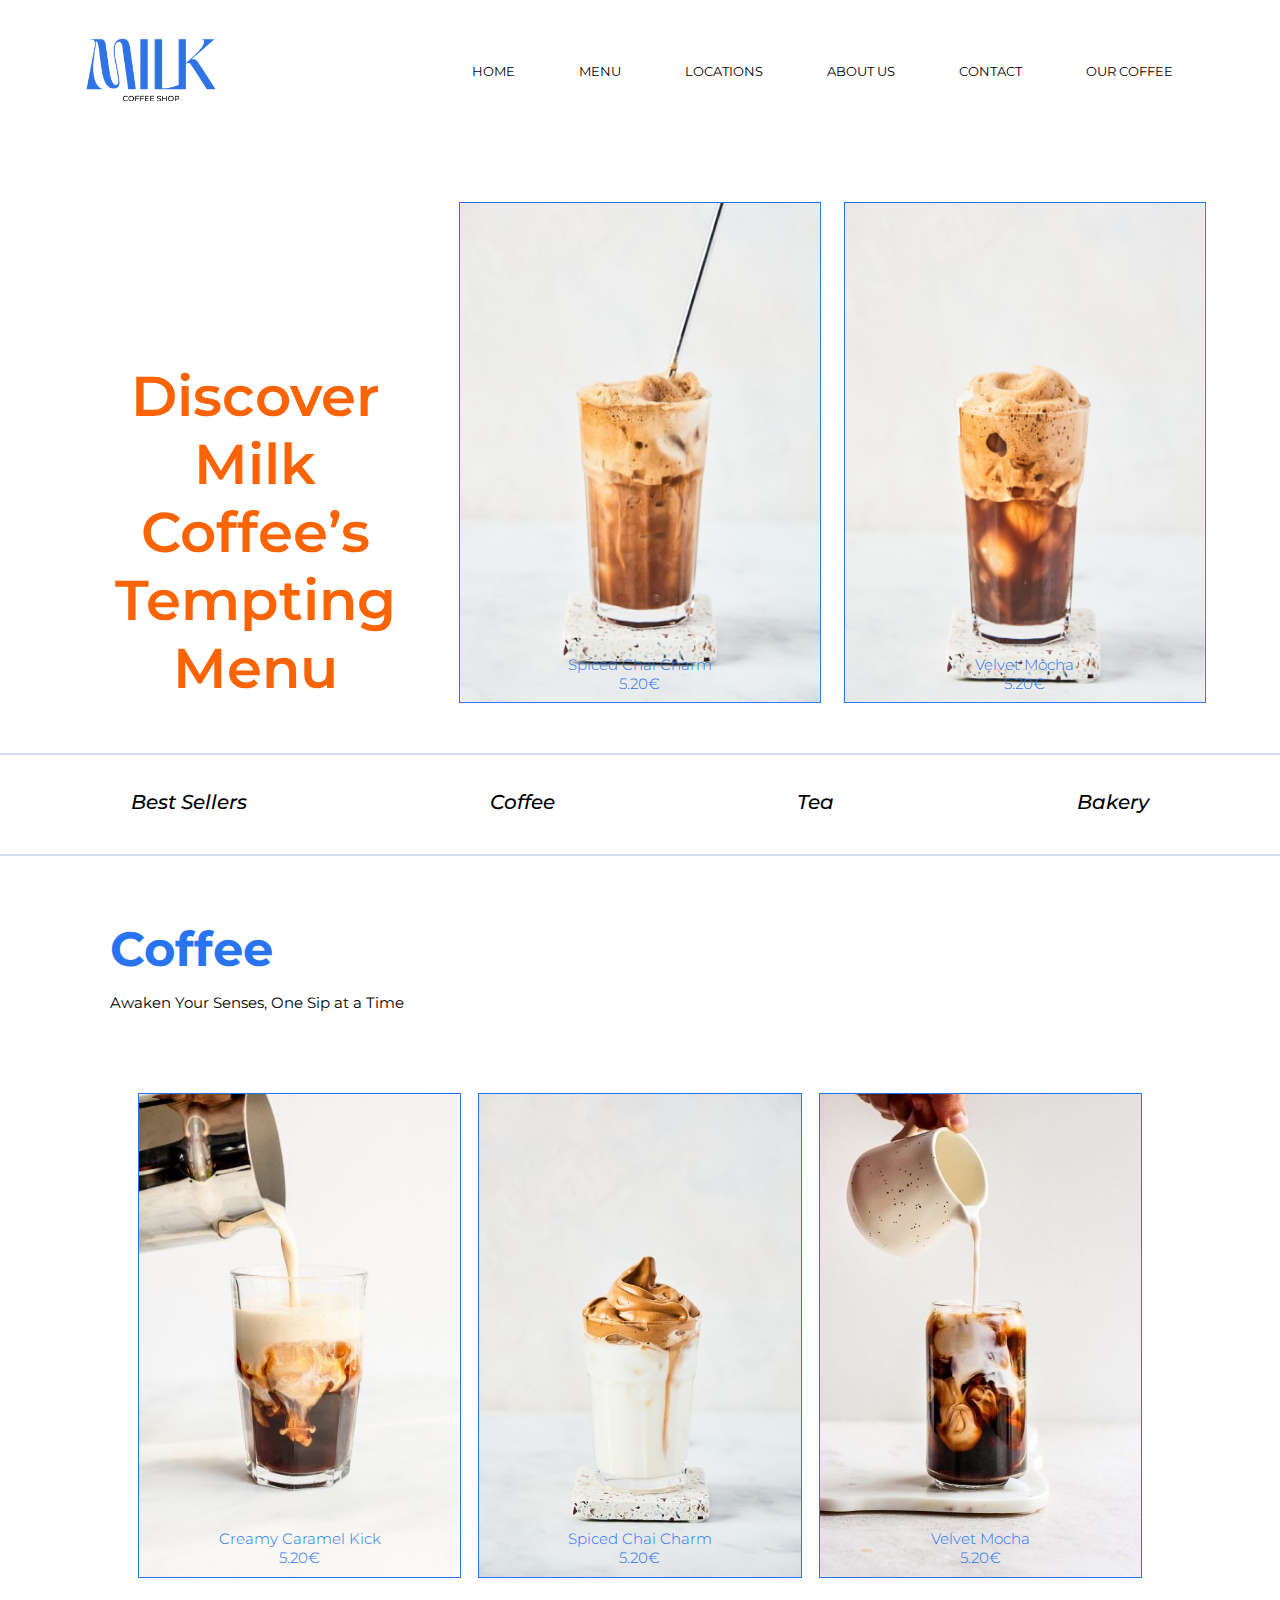
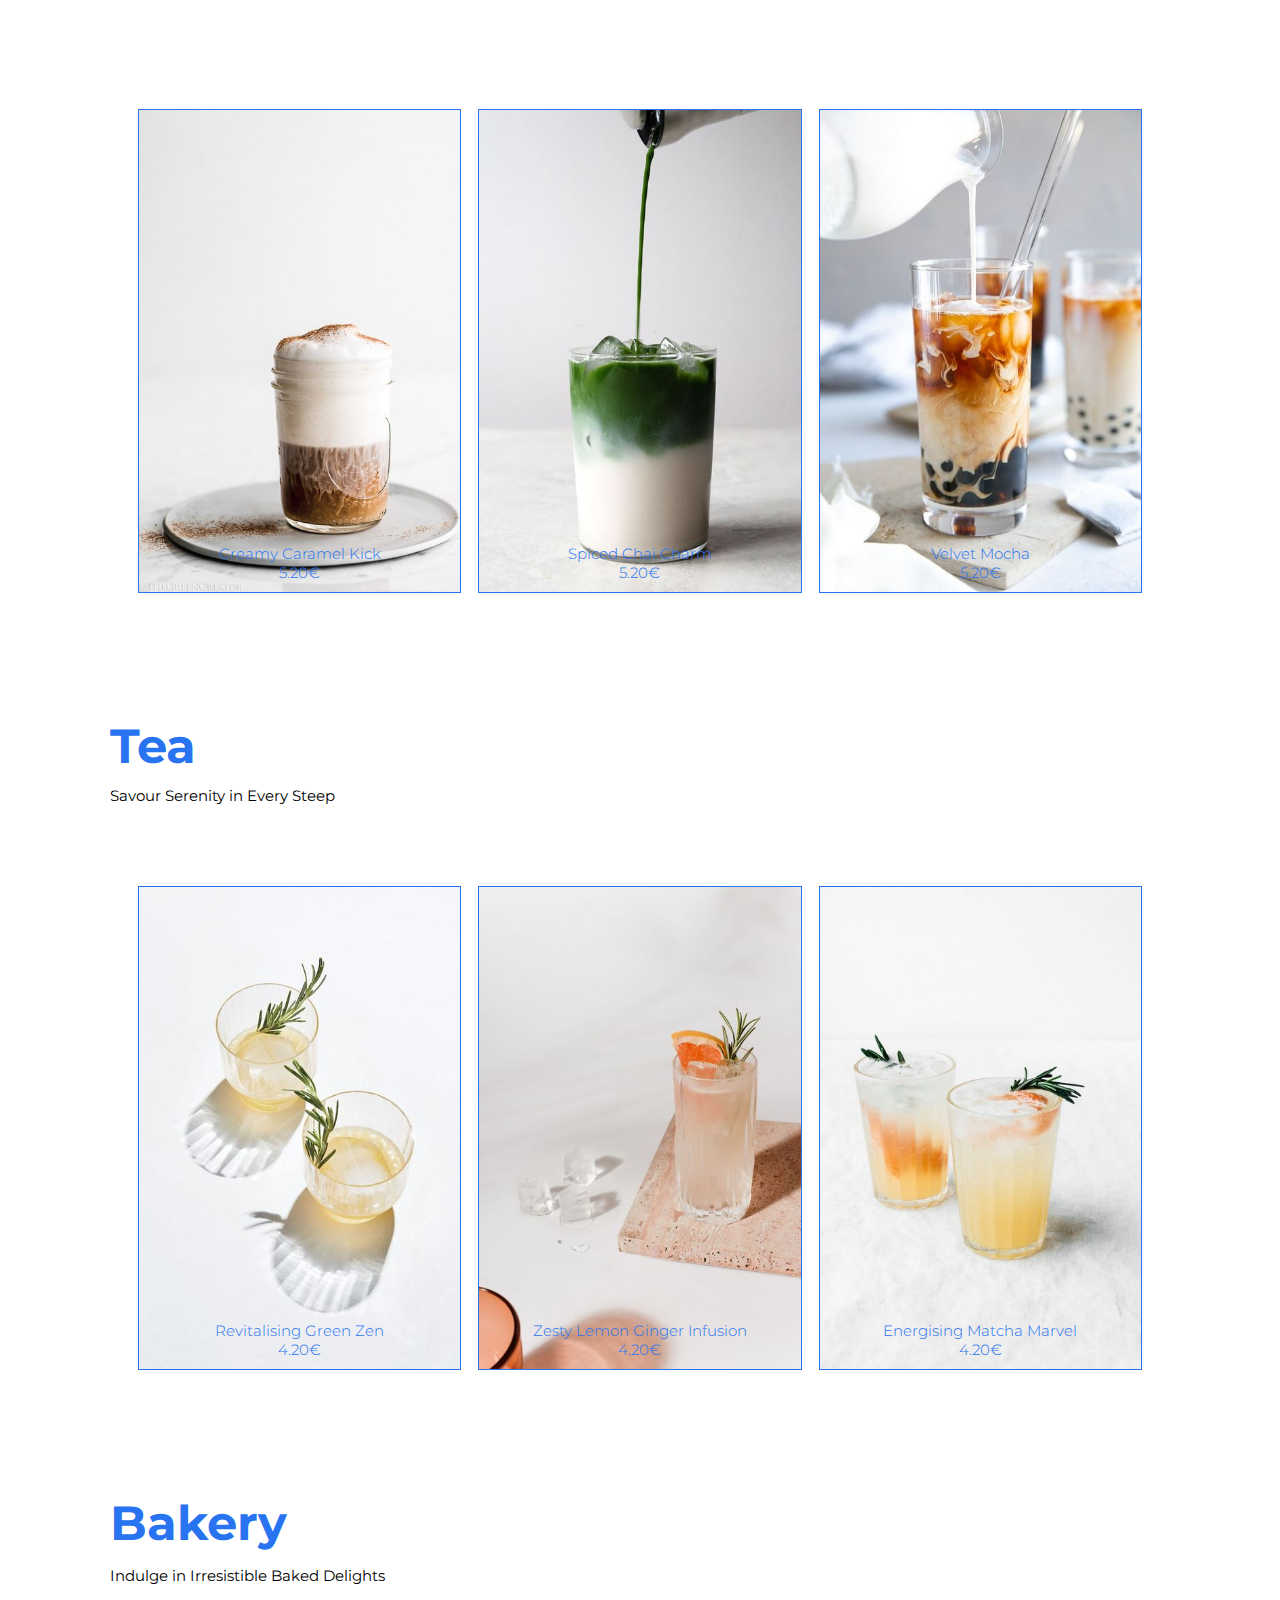
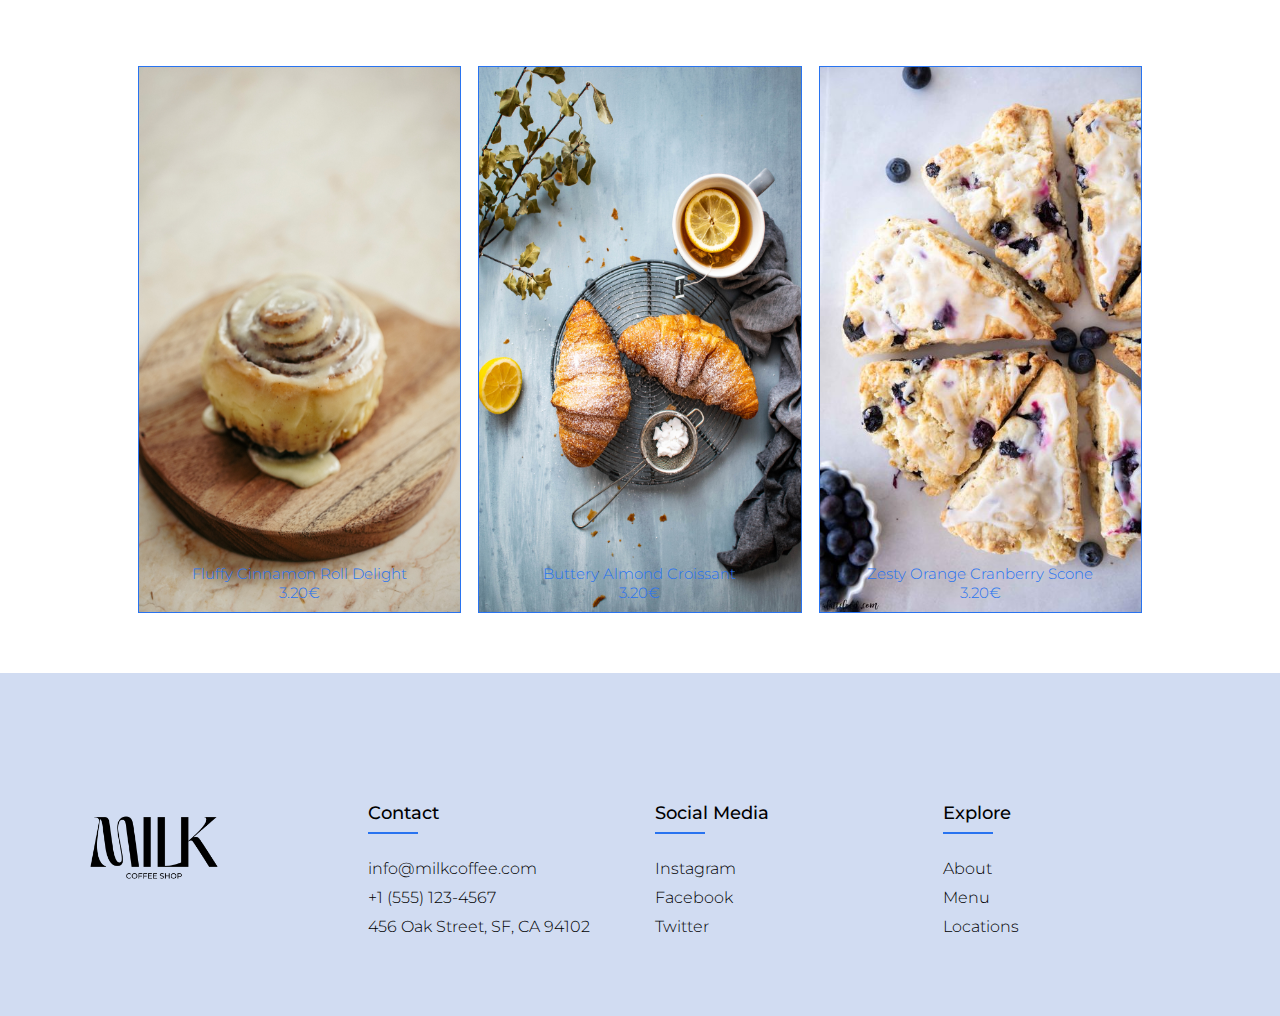
<file: menu page.html>
<!DOCTYPE html>
<html lang="en">
<head>
    <meta charset="UTF-8">
    <meta http-equiv="X-UA-Compatible" content="IE=edge">
    <meta name="viewport" content="width=device-width, initial-scale=1.0">
    <title>Milk Coffee: Menu</title>
    <link rel="stylesheet" href="menu style.css">
    <link rel="stylesheet" href="https://cdnjs.cloudflare.com/ajax/libs/font-awesome/6.4.0/css/all.min.css" integrity="sha512-iecdLmaskl7CVkqkXNQ/ZH/XLlvWZOJyj7Yy7tcenmpD1ypASozpmT/E0iPtmFIB46ZmdtAc9eNBvH0H/ZpiBw==" crossorigin="anonymous" referrerpolicy="no-referrer" />
</head>

<body>
     
    <style>
        @import url('https://fonts.googleapis.com/css2?family=Montserrat:ital,wght@0,100;0,200;0,300;0,400;0,500;0,600;0,700;0,800;0,900;1,100;1,200;1,300;1,400;1,500;1,600;1,700;1,800;1,900&display=swap');
      </style>
    
    <!---- NAVBAR --> 

    <section class="header">
        <nav>
          <a href="index.html"> <img src="logo/blue logo.png" alt=""></a>

          <div class="nav-links" id="navLinks">
            <i class="fa-solid fa-xmark" onclick="hideMenu()"></i>
            <ul>
              <li><a href="index.html">HOME</a></li>
              <li><a href="menu page.html">MENU</a></li>
              <li><a href="locations.html">LOCATIONS</a></li>
              <li><a href="About Us.html">ABOUT US</a></li>
              <li><a href="contact page.html">CONTACT</a></li>
              <li><a href="handcrafted coffee.html">OUR COFFEE</a></li>
            </ul>
          </div>
          <i class="fa-solid fa-bars" onclick="showMenu()"></i>
        </nav>
    </section>

    <!---- Hero Section --> 

    <section class="hero">
        <div class="row">
          <div class="hero-display">
            <img src="drinks/white.jpg">
              <div class="layer-1">
                <h3>Discover <br> Milk Coffee’s <br> Tempting <br> Menu</h3>
              </div>
          </div>
  
          <div class="hero-display">
            <img src="drinks/top.jpg">
              <div class="layer">
                <h6>Spiced Chai Charm <br> 5.20€</h6>
              </div>
          </div>
  
          <div class="hero-display">
            <img src="drinks/top two.jpg">
              <div class="layer">
                <h6>Velvet Mocha <br> 5.20€</h6>
              </div>
          </div>
        </div>
      </section>


    <!---- Selection --> 

    <hr class="h">

    <section class="selection-bar">
        
        <div class="topics">
            <a href="">Best Sellers</a>
        </div>

        <div class="topics">
            <a href="">Coffee</a>
        </div>

        <div class="topics">
            <a href="">Tea</a>
        </div>

        <div class="topics">
            <a href="">Bakery</a>
        </div>
    </section>

    <hr class="h">

        <!---- Coffee --> 

    <section class="coffee-title">
        <div>
            <h4>Coffee</h4>
            <p>Awaken Your Senses, One Sip at a Time</p>
        </div>
    </section>

    <section class="coffee-display">
        <div class="row">
          <div class="coffee-col">
            <img src="drinks/one.jpg">
              <div class="layer">
                <h3>Creamy Caramel Kick <br> 5.20€</h3>
              </div>
          </div>
  
          <div class="coffee-col">
            <img src="drinks/two.jpg">
              <div class="layer">
                <h3>Spiced Chai Charm <br> 5.20€</h3>
              </div>
          </div>
  
          <div class="coffee-col">
            <img src="drinks/three.jpg">
              <div class="layer">
                <h3>Velvet Mocha <br> 5.20€</h3>
              </div>
          </div>
        </div>
      </section>

      <section class="coffee-display">
        <div class="row">
          <div class="coffee-col">
            <img src="drinks/four.jpg">
              <div class="layer">
                <h3>Creamy Caramel Kick <br> 5.20€</h3>
              </div>
          </div>
  
          <div class="coffee-col">
            <img src="drinks/five.jpg">
              <div class="layer">
                <h3>Spiced Chai Charm <br> 5.20€</h3>
              </div>
          </div>
  
          <div class="coffee-col">
            <img src="drinks/six.jpg">
              <div class="layer">
                <h3>Velvet Mocha <br> 5.20€</h3>
              </div>
          </div>
        </div>
      </section>


    <!---- Tea --> 

    <section class="tea-title">
        <div>
            <h4>Tea</h4>
            <p>Savour Serenity in Every Steep</p>
        </div>
    </section>

    <section class="tea-display">
        <div class="row">
          <div class="tea-col">
            <img src="drinks/seven.jpg">
              <div class="layer">
                <h3>Revitalising Green Zen <br> 4.20€</h3>
              </div>
          </div>
  
          <div class="tea-col">
            <img src="drinks/eight.jpg">
              <div class="layer">
                <h3>Zesty Lemon Ginger Infusion<br> 4.20€</h3>
              </div>
          </div>
  
          <div class="tea-col">
            <img src="drinks/nine.jpg">
              <div class="layer">
                <h3>Energising Matcha Marvel<br> 4.20€</h3>
              </div>
          </div>
        </div>
      </section>

      <!---- Bakery --> 

    <section class="bake-title">
        <div>
            <h4>Bakery</h4>
            <p>Indulge in Irresistible Baked Delights</p>
        </div>
    </section>

    <section class="bake-display">
        <div class="row">
          <div class="bake-col">
            <img src="food/cinnamon.jpg">
              <div class="layer">
                <h3>Fluffy Cinnamon Roll Delight <br> 3.20€</h3>
              </div>
          </div>
  
          <div class="bake-col">
            <img src="food/croissant.jpg">
              <div class="layer">
                <h3>Buttery Almond Croissant <br> 3.20€</h3>
              </div>
          </div>
  
          <div class="bake-col">
            <img src="food/scones.jpg">
              <div class="layer">
                <h3>Zesty Orange Cranberry Scone <br> 3.20€</h3>
              </div>
          </div>
        </div>
      </section>

       <!---- Footer --->

    <footer class="footer">
        <div class="container">
          <div class="row">
  
            <div class="footer-col">
                <ul>
                  <img src="logo/black logo.png" alt="">
                </ul>
            </div>
  
            <div class="footer-col">
              <h4>Contact</h4>
                <ul>
                  <li><a href="mailto:info@milkcoffee.com">info@milkcoffee.com</a></li>
                  <li><a href="tel:+15551234567">+1 (555) 123-4567</a></li>
                  <li><a href="https://www.google.com/maps/place/456+Oak+St,+San+Francisco,+CA+94102,+USA/@37.7746605,-122.4295008,17z/data=!3m1!4b1!4m5!3m4!1s0x808580a186de132f:0xd48475bbe59016b4!8m2!3d37.7746605!4d-122.4269259?entry=ttu">456 Oak Street, SF, CA 94102</a></li>
                </ul>
            </div>
  
            <div class="footer-col">
              <h4>Social Media</h4>
                <ul>
                  <li><a href="https://www.instagram.com">Instagram</a></li>
                  <li><a href="https://www.facebook.com">Facebook</a></li>
                  <li><a href="https://twitter.com">Twitter</a></li>
                </ul>
            </div>
  
            <div class="footer-col">
              <h4>Explore</h4>
                <ul>
                  <li><a href="About Us.html">About</a></li>
                  <li><a href="menu page.html">Menu</a></li>
                  <li><a href="locations.html">Locations</a></li>
                </ul>
            </div>
          </div>
        </div>
        
  
      <!---- JavaScript for toogle menu --->
     <script>
      var navLinks = document.getElementById("navLinks")
  
      function showMenu(){
        navLinks.style.right = "0";
      }
  
      function hideMenu(){
        navLinks.style.right = "-200px";
      }
     </script>

</body>
</html>
</file>
<file: homepage.css>
* {
    margin: 0;
    padding: 0;
    font-family: 'Montserrat', sans-serif;
}

.header {
    min-height: 110vh;
    width: 100%;
    background-image:  url('homepage images/drinks.jpg');
    background-position: center;
    background-size: cover;
    position: relative;
}

/* Nav Bar */

nav {
    display: flex;
    padding: 2% 6%;
    justify-content: space-between;
    align-items: center;
}

nav img {
    width: 150px;
}

.nav-links {
    flex: 1;
    text-align: right;
}

.nav-links ul li {
    list-style: none;
    display: inline-block;
    padding: 8px 30px;
    position: relative;
}

.nav-links ul li a {
    color: black;
    text-decoration: none;
    font-size: 13px;
}

.nav-links ul li::after {
    content: '';
    width: 0%;
    height: 2px;
    background: #2873F0;
    display: block;
    margin: auto;
    transition: 0.5s;
}

.nav-links ul li:hover::after {
    width: 100%;

}

/* Hero Section */

.hero {
    min-height: 300px;
    width: 100%;
    position: relative;
}

.text-box {
    width: 90%;
    color: #FB6305;
    position: absolute;
    top: 50%;
    left: 50%;
    transform: translate(-50%,-50%);
    text-align: center;
}

.text-01 {
    margin-top: 150px;
    padding-bottom: 30px;
}

.heading {
    font-size: 40px;
    padding-bottom: 30px;
    color: #FB6305;
}

.hero-button {
    display: inline-block;
    text-decoration: none;
    color: #2873F0;
    border: 1px solid #2873F0;
    border-radius: 40px;
    font-size: 13px;
    padding: 15px;
    background: transparent;
    position: relative;
    cursor: pointer;
}

.hero-button:hover {
    border: 1px solid #2873F0;
    background: #D1DCF2;
    transition: 1s;
}

nav .fa-solid {
    display: none;
}

@media (max-width: 700px) {
    .heading {
        font-size: 20px;
    }

    .nav-links ul li{
        display: block;
    }

    .nav-links {
        position: absolute;
        background: #D1DCF2;
        height: 100vh;
        width: 200px;
        top: 0;
        right: -200px;
        text-align: left;
        z-index: 2;
        transition: 1s;
    }

    nav .fa-solid {
        display: block;
        color: #2873F0;
        margin: 10px;
        font-size: 22px;
        cursor: pointer;
    }

    .nav-links ul {
        padding: 20px;

    }
}

/* Locations */

.row {
    margin-top: 5%;
    display: flex;
    justify-content: space-between;
    padding: 0 50px 20px 50px;
}

.location {
    width: 80%;
    margin: auto;
    text-align: center;
    padding: 20px;
}

.location-col {
    flex-basis: 32%;
    margin-top: 50px;
    margin-bottom: 30px;
    position: relative;
    overflow: hidden;
}

.location-col img {
    width: 100%;
    height: 100%;
    display: block;
}

h3 {
    text-align: center;
    font-weight: 600;
    margin: 10px 0;
}
.layer {
    background: transparent;
    height: 100%;
    width: 100%;
    position: absolute;
    top: 0;
    left: 0;
    transition: 0.5s;
}

.layer:hover {
    background: #D1DCF2;
    opacity: 80%;
}

.layer h3 {
    width: 100%;
    font-weight: 500;
    color: #2873F0;
    font-size: 26px;
    bottom: 0;
    left: 50%;
    transform: translate(-50%);
    position: absolute;
    transition: 0.5s;
}

.layer:hover h3 {
    bottom: 49%;
    opacity: 1;
}

@media (max-width: 700px) {
    .row {
        flex-direction: column;
    }
}

.button-1 {
    text-align: center;
    width: 100%;
    position: relative;
}

.loc-button {
    display: inline-block;
    text-decoration: none;
    text-align: center;
    color: #2873F0;
    border: 1px solid #2873F0;
    border-radius: 40px;
    font-size: 13px;
    padding: 15px;
    background: transparent;
    position: relative;
    cursor: pointer;
}

.loc-button:hover {
    border: 1px solid #2873F0;
    background: #D1DCF2;
    transition: 1s;
}

/* Handcrafted Coffee */

.handcrafted img {
    width: 100%;
    height: 100%;
    padding-top: 50px;
}

h2 {
    text-align: center;
    font-weight: 600;
    margin: 10px 0;
    font-size: xx-large;
    padding-top: 30px;
}

.coffee h2 {
    color: #2873F0;
}

p {
    text-align: center;
    padding-right: 100px;
    padding-left: 100px;
    margin-top: 30px;
    margin-bottom: 30px;
}

.button-2 {
    text-align: center;
    width: 100%;
    position: relative;
}

.coffee-button {
    text-decoration: none;
    display: inline-block;
    color: #2873F0;
    border: 1px solid #2873F0;
    border-radius: 40px;
    font-size: 13px;
    padding: 15px;
    background: transparent;
    position: relative;
    cursor: pointer;

}

.coffee-button:hover {
    border: 1px solid #2873F0;
    background: #D1DCF2;
    transition: 1s;
}

/* Testimonials */

.testimonials {
    width: 80%;
    margin: auto;
    padding-top: 100px;
    text-align: center;
}

h1 {
    color: #2873F0;
    font-size: xx-large;
}

.testimonials h3 {
    color: #FB6305;
    margin-top: 30px;
}

@media (max-width: 700px) {
    .testimonial-col img {
        margin-left: 0px;
        margin-right: 15px;
    }
}

/* Footer */

.container {
    max-width: 1170px;
    margin: auto;
}

.row {
        margin-top: 5%;
        display: flex;
        justify-content: space-between;
    
}

ul {
    list-style: none;
}

.footer {
    background-color: #D1DCF2;
    box-sizing: border-box;
    padding: 70px 0;
}

.footer-col {
    width: 25%;
    padding: 0 15px;
} 

.footer-col img {
    width: 150px;
}

.footer-col h4 {
    font-size: 18px;
    color: black;
    text-transform: capitalize;
    margin-bottom: 35px;
    font-weight: 500;
    position: relative;
}

.footer-col h4::before {
    content: '';
    position: absolute;
    left: 0;
    bottom: -10px;
    background-color: #2873F0;
    height: 2px;
    box-sizing: border-box;
    width: 50px;
}

.footer-col ul li:not(:last-child) {
    margin-bottom: 10px;
}

.footer-col ul li a {
    font-size: 16px;
    color: black;
    text-decoration: none;
    font-weight: 300;
    color: black;
    display: block;
    transition: all 0.3s ease;
}

.footer-col ul li a:hover{
    color: #2873F0;
    padding-left: 5px;
}


@media (max-width: 767px) {
    .footer-col{
        width: 55%;
        margin-bottom: 30px;
    }
}

@media (max-width: 574px) {
    .footer-col{
        width: 100%;
    }
}
</file>
<file: about us.css>
* {
    margin: 0;
    padding: 0;
    font-family: 'Montserrat', sans-serif;
}


/* Nav Bar */

nav {
    display: flex;
    padding: 2% 6%;
    justify-content: space-between;
    align-items: center;
}

nav img {
    width: 150px;
}

.nav-links {
    flex: 1;
    text-align: right;
}

.nav-links ul li {
    list-style: none;
    display: inline-block;
    padding: 8px 30px;
    position: relative;
}

.nav-links ul li a {
    color: black;
    text-decoration: none;
    font-size: 13px;
}

.nav-links ul li::after {
    content: '';
    width: 0%;
    height: 2px;
    background: #2873F0;
    display: block;
    margin: auto;
    transition: 0.5s;
}

.nav-links ul li:hover::after {
    width: 100%;

}

nav .fa-solid {
    display: none;
}

@media (max-width: 700px) {
    .heading {
        font-size: 20px;
    }

    .nav-links ul li{
        display: block;
    }

    .nav-links {
        position: absolute;
        background: #D1DCF2;
        height: 100vh;
        width: 200px;
        top: 0;
        right: -200px;
        text-align: left;
        z-index: 2;
        transition: 1s;
    }

    nav .fa-solid {
        display: block;
        color: #2873F0;
        margin: 10px;
        font-size: 22px;
        cursor: pointer;
    }

    .nav-links ul {
        padding: 20px;

    }
}


/* Hero Section */

.hero {
    min-height: 300px;
    width: 100%;
    position: relative;
}

.text-box {
    width: 90%;
    color: #FB6305;
    position: absolute;
    top: 50%;
    left: 50%;
    transform: translate(-50%,-50%);
    text-align: center;
}

.heading {
    font-size: 40px;
    padding-bottom: 30px;
    font-weight: 400;
}

.hero-button {
    display: inline-block;
    text-decoration: none;
    color: #2873F0;
    border: 1px solid #2873F0;
    border-radius: 40px;
    font-size: 13px;
    padding: 15px;
    background: transparent;
    position: relative;
    cursor: pointer;
}

.hero-button:hover {
    border: 1px solid #2873F0;
    background: #D1DCF2;
    transition: 1s;
}

/* About Section */

.about {
    margin-top: 60px;
    margin-bottom: 40px;
    width: 100%;
    padding: 8px 0;
}

.about img {
    height: auto;
    width: 720px;
    margin-right: 40px;
}

.about-text {
    width: 550px;
}

.main {
    width: 1130px;
    max-width: 95%;
    margin: 0 auto;
    display: flex;
    align-items: center;
    justify-content: space-around;
}

.about-text h4 {
    color: #2873F0;
    font-size: 48px;
    margin-bottom: 25px;
    letter-spacing: 2px;
}

.about-text p {
    letter-spacing: 1px;
    margin-bottom: 45px;
}


/* Footer */ 

.container {
    max-width: 1170px;
    margin: auto;
}

.row {
        margin-top: 5%;
        display: flex;
        justify-content: space-between;
    
}

ul {
    list-style: none;
}

.footer {
    background-color: #D1DCF2;
    box-sizing: border-box;
    padding: 70px 0;
}

.footer-col {
    width: 25%;
    padding: 0 15px;
} 

.footer-col img {
    width: 150px;
}

.footer-col h4 {
    font-size: 18px;
    color: black;
    text-transform: capitalize;
    margin-bottom: 35px;
    font-weight: 500;
    position: relative;
}

.footer-col h4::before {
    content: '';
    position: absolute;
    left: 0;
    bottom: -10px;
    background-color: #2873F0;
    height: 2px;
    box-sizing: border-box;
    width: 50px;
}

.footer-col ul li:not(:last-child) {
    margin-bottom: 10px;
}

.footer-col ul li a {
    font-size: 16px;
    color: black;
    text-decoration: none;
    font-weight: 300;
    color: black;
    display: block;
    transition: all 0.3s ease;
}

.footer-col ul li a:hover{
    color: #2873F0;
    padding-left: 5px;
}


@media (max-width: 767px) {
    .footer-col{
        width: 55%;
        margin-bottom: 30px;
    }
}

@media (max-width: 574px) {
    .footer-col{
        width: 100%;
    }
}
</file>
<file: contact.css>
* {
    margin: 0;
    padding: 0;
    font-family: 'Montserrat', sans-serif;
}


/* Nav Bar */

nav {
    display: flex;
    padding: 2% 6%;
    justify-content: space-between;
    align-items: center;
}

nav img {
    width: 150px;
}

.nav-links {
    flex: 1;
    text-align: right;
}

.nav-links ul li {
    list-style: none;
    display: inline-block;
    padding: 8px 30px;
    position: relative;
}

.nav-links ul li a {
    color: black;
    text-decoration: none;
    font-size: 13px;
}

.nav-links ul li::after {
    content: '';
    width: 0%;
    height: 2px;
    background: #2873F0;
    display: block;
    margin: auto;
    transition: 0.5s;
}

.nav-links ul li:hover::after {
    width: 100%;

}

nav .fa-solid {
    display: none;
}

@media (max-width: 700px) {
    .heading {
        font-size: 20px;
    }

    .nav-links ul li{
        display: block;
    }

    .nav-links {
        position: absolute;
        background: #D1DCF2;
        height: 100vh;
        width: 200px;
        top: 0;
        right: -200px;
        text-align: left;
        z-index: 2;
        transition: 1s;
    }

    nav .fa-solid {
        display: block;
        color: #2873F0;
        margin: 10px;
        font-size: 22px;
        cursor: pointer;
    }

    .nav-links ul {
        padding: 20px;

    }
}

/* Location Section */

/* NYC */
.row {
    margin-top: 1%;
    display: flex;
    justify-content: space-between;
}

.hero {
    width: 80%;
    margin: auto;
    text-align: center;
}

.hero-display {
    flex-basis: 32%;
    margin-top: 0px;
    margin-bottom: 40px;
    position: relative;
    overflow: hidden;
    border: #FB6305 solid 1px;
}

.hero-display img {
    width: 100%;
    height: 100%;
    display: block;
}

h3 {
    text-align: center;
    font-weight: 600;

}

h6 {
    text-align: center;
    font-weight: 600;
    margin: 10px 0;
}

.layer-1 {
    background: transparent;
    justify-content: center;
    align-items: center;
    color: #FB6305;
    font-size: 36px;
    height: 100%;
    width: 100%;
    position: absolute;
    top: 25%;
    left: 0;
}

.layer-1 p {
    color: black;
    font-size: 14px;
    font-weight: 300;
    align-items: center;
    line-height: 30px;
}

.contact {
    font-weight: 600;
}

.email {
    text-decoration: none;
    color: black;
}

/* LA */

.row {
    margin-top: 1%;
    display: flex;
    justify-content: space-between;
}

.hero {
    width: 80%;
    margin: auto;
    text-align: center;
}

.hero-display {
    flex-basis: 32%;
    margin-top: 0px;
    margin-bottom: 40px;
    position: relative;
    overflow: hidden;
    border: #FB6305 solid 1px;
}

.hero-display img {
    width: 100%;
    height: 100%;
    display: block;
}

h3 {
    text-align: center;
    font-weight: 600;

}

h6 {
    text-align: center;
    font-weight: 600;
    margin: 10px 0;
}

.layer-1 {
    background: transparent;
    justify-content: center;
    align-items: center;
    color: #FB6305;
    font-size: 36px;
    height: 100%;
    width: 100%;
    position: absolute;
    top: 25%;
    left: 0;
}

.layer-1 p {
    color: black;
    font-size: 14px;
    font-weight: 300;
    align-items: center;
    line-height: 30px;
}

.contact {
    font-weight: 600;
}

.email {
    text-decoration: none;
    color: black;
}

/* SF */

.row {
    margin-top: 1%;
    display: flex;
    justify-content: space-between;
}

.hero {
    width: 80%;
    margin: auto;
    text-align: center;
}

.hero-display {
    flex-basis: 32%;
    margin-top: 0px;
    margin-bottom: 40px;
    position: relative;
    overflow: hidden;
    border: #FB6305 solid 1px;
}

.hero-display img {
    width: 100%;
    height: 100%;
    display: block;
}

h3 {
    text-align: center;
    font-weight: 600;
    margin-bottom: 30px;
}

h6 {
    text-align: center;
    font-weight: 600;
    margin: 10px 0;
}

.layer-1 {
    background: transparent;
    justify-content: center;
    align-items: center;
    color: #FB6305;
    font-size: 36px;
    height: 100%;
    width: 100%;
    position: absolute;
    top: 25%;
    left: 0;
}

.layer-1 p {
    color: black;
    font-size: 14px;
    font-weight: 300;
    align-items: center;
    line-height: 30px;
}

.contact {
    font-weight: 600;
    text-decoration: underline;
}

.email {
    text-decoration: none;
    color: black;
}


@media (max-width: 700px) {
    .row {
        flex-direction: column;
    }
}


/* Info section */

.info {
    margin: 50px 150px 150px 150px;
    text-align: center;
}

.info p{
    margin-bottom: 20px;
}

.email-info {
    text-decoration: none;
    color: #2873F0;
}


/* Contact Form */

.container {
    width: 80%;
    margin: 50px auto;
}

.contact-box {
    display: flex;
    border: #2873F0 solid 1px;
    margin-bottom: 70px;
}

.contact-left {
    flex-basis: 60%;
    padding: 40px 60px;
}

.contact-right {
    flex-basis: 40%;
    padding: 40px;
    background-color: #2873F0;
    color: white;
}

.container h1 {
    margin-bottom: 50px;
    color: #2873F0;
    font-size: 48px;
}

.input-row {
    display: flex;
    justify-content: space-between;
    margin-bottom: 20px;
}

.input-row .input-group {
    flex-basis: 45%;
    margin-right: 20px;
}

input {
    width: 100%;
    border: none;
    border-bottom: 1px solid #2873F0;
    outline: none;
    padding-bottom: 5px;
}

textarea {
    width: 100%;
    border: 1px solid #2873F0;
    outline: none;
    padding: 10px;
    box-sizing: border-box;
}

label {
    margin-bottom: 6px;
    display: block;
}

button {
    background-color: #2873F0;
    width: 100px;
    border: none;
    color: white;
    height: 35px;
    border-radius: 40px;
    margin-top: 20px;
    box-shadow: 0px 5px 15px 0px rgba(28,0,181,0.3, green, blue, alpha);
    cursor: pointer;
}

.contact-left h5 {
    font-weight: 600;
    margin-bottom: 30px;
    font-size: 20px;
}

.contact-right h5 {
    font-weight: 600;
    margin-bottom: 30px;
    font-size: 20px;
}

tr td:first-child{
    padding-right: 30px;
}

tr td {
    padding-top: 40px;
}



/* Footer */ 

.container {
    max-width: 1170px;
    margin: auto;
}

.row {
        margin-top: 5%;
        display: flex;
        justify-content: space-between;
    
}

ul {
    list-style: none;
}

.footer {
    background-color: #D1DCF2;
    box-sizing: border-box;
    padding: 70px 0;
}

.footer-col {
    width: 25%;
    padding: 0 15px;
} 

.footer-col img {
    width: 150px;
}

.footer-col h4 {
    font-size: 18px;
    color: black;
    text-transform: capitalize;
    margin-bottom: 35px;
    font-weight: 500;
    position: relative;
}

.footer-col h4::before {
    content: '';
    position: absolute;
    left: 0;
    bottom: -10px;
    background-color: #2873F0;
    height: 2px;
    box-sizing: border-box;
    width: 50px;
}

.footer-col ul li:not(:last-child) {
    margin-bottom: 10px;
}

.footer-col ul li a {
    font-size: 16px;
    color: black;
    text-decoration: none;
    font-weight: 300;
    color: black;
    display: block;
    transition: all 0.3s ease;
}

.footer-col ul li a:hover{
    color: #2873F0;
    padding-left: 5px;
}


@media (max-width: 767px) {
    .footer-col{
        width: 55%;
        margin-bottom: 30px;
    }
}

@media (max-width: 574px) {
    .footer-col{
        width: 100%;
    }
}
</file>
<file: coffee.css>
* {
    margin: 0;
    padding: 0;
    font-family: 'Montserrat', sans-serif;
}

.header {
    min-height: 110vh;
    width: 100%;
    background-image:  url('coffee/coffe cup and bags.jpg.webp');
    background-position: center;
    background-size: cover;
    position: relative;
}

/* Nav Bar */

nav {
    display: flex;
    padding: 2% 6%;
    justify-content: space-between;
    align-items: center;
}

nav img {
    width: 150px;
}

.nav-links {
    flex: 1;
    text-align: right;
}


.nav-links ul li {
    list-style: none;
    display: inline-block;
    padding: 8px 30px;
    position: relative;
}

.nav-links ul li a {
    color: black;
    text-decoration: none;
    font-size: 13px;
}

.nav-links ul li::after {
    content: '';
    width: 0%;
    height: 2px;
    background: #2873F0;
    display: block;
    margin: auto;
    transition: 0.5s;
}

.nav-links ul li:hover::after {
    width: 100%;

}

nav .fa-solid {
    display: none;
}

@media (max-width: 700px) {
    .heading {
        font-size: 20px;
    }

    .nav-links ul li{
        display: block;
    }

    .nav-links {
        position: absolute;
        background: #D1DCF2;
        height: 100vh;
        width: 200px;
        top: 0;
        right: -200px;
        text-align: left;
        z-index: 2;
        transition: 1s;
    }

    nav .fa-solid {
        display: block;
        color: #2873F0;
        margin: 10px;
        font-size: 22px;
        cursor: pointer;
    }

    .nav-links ul {
        padding: 20px;

    }
}


/* Hero Section */

.hero {
    min-height: 300px;
    width: 100%;
    position: relative;
}

.hero-message {
    color: #FB6305;
    font-size: 30px;
    margin-top: 15px;
    text-align: center;
    justify-content: center;
    padding: 100px 100px 30px 100px;
}

.hero-text {
    text-align: center;
    padding: 50px;
}

/* Handcrafted Coffee Text */

.side-by-side {
    margin-top: 2%;
    display: flex;
    justify-content: space-around;
    padding: 0 70px 70px 70px;
    margin-bottom: 30px;
}

.question {
    font-size: 30px;
    color: #2873F0;
    margin-right: 20px;
}

.paragraph {
    margin-left: 40px;
}

/* Image + Text + Button */

.image-section {
    width: 100%;
    margin-top: 50px;
}

.image-section img {
    display: block;
    margin: 0px auto;
    border: #2873F0 solid 1px;
}

.image-text-1{
    margin-left: 210px;
    margin-right: 190px;
    margin-top: 40px;
}

.image-text-2 {
    margin-left: 210px;
    margin-right: 190px;
    margin-top: 40px;
}


.button-2 {
    text-align: center;
    width: 100%;
    position: relative;
    margin-top: 40px;
}

.coffee-button {
    text-decoration: none;
    display: inline-block;
    color: #2873F0;
    border: 1px solid #2873F0;
    border-radius: 40px;
    font-size: 13px;
    padding: 15px;
    margin-bottom: 40px;
    background: transparent;
    position: relative;
    cursor: pointer;

}

.coffee-button:hover {
    border: 1px solid #2873F0;
    background: #D1DCF2;
    transition: 1s;
}


/* Footer */

.container {
    max-width: 1170px;
    margin: auto;
}

.row {
        margin-top: 5%;
        display: flex;
        justify-content: space-between;
    
}

ul {
    list-style: none;
}

.footer {
    background-color: #D1DCF2;
    box-sizing: border-box;
    padding: 70px 0;
}

.footer-col {
    width: 25%;
    padding: 0 15px;
} 

.footer-col img {
    width: 150px;
}

.footer-col h4 {
    font-size: 18px;
    color: black;
    text-transform: capitalize;
    margin-bottom: 35px;
    font-weight: 500;
    position: relative;
}

.footer-col h4::before {
    content: '';
    position: absolute;
    left: 0;
    bottom: -10px;
    background-color: #2873F0;
    height: 2px;
    box-sizing: border-box;
    width: 50px;
}

.footer-col ul li:not(:last-child) {
    margin-bottom: 10px;
}

.footer-col ul li a {
    font-size: 16px;
    color: black;
    text-decoration: none;
    font-weight: 300;
    color: black;
    display: block;
    transition: all 0.3s ease;
}

.footer-col ul li a:hover{
    color: #2873F0;
    padding-left: 5px;
}


@media (max-width: 767px) {
    .footer-col{
        width: 55%;
        margin-bottom: 30px;
    }
}

@media (max-width: 574px) {
    .footer-col{
        width: 100%;
    }
}
</file>
<file: menu style.css>
* {
    margin: 0;
    padding: 0;
    font-family: 'Montserrat', sans-serif;
}


/* Nav Bar */

nav {
    display: flex;
    padding: 2% 6%;
    justify-content: space-between;
    align-items: center;
}

nav img {
    width: 150px;
}

.nav-links {
    flex: 1;
    text-align: right;
}

.nav-links ul li {
    list-style: none;
    display: inline-block;
    padding: 8px 30px;
    position: relative;
}

.nav-links ul li a {
    color: black;
    text-decoration: none;
    font-size: 13px;
}

.nav-links ul li::after {
    content: '';
    width: 0%;
    height: 2px;
    background: #2873F0;
    display: block;
    margin: auto;
    transition: 0.5s;
}

.nav-links ul li:hover::after {
    width: 100%;

}

nav .fa-solid {
    display: none;
}

@media (max-width: 700px) {
    .heading {
        font-size: 20px;
    }

    .nav-links ul li{
        display: block;
    }

    .nav-links {
        position: absolute;
        background: #D1DCF2;
        height: 100vh;
        width: 200px;
        top: 0;
        right: -200px;
        text-align: left;
        z-index: 2;
        transition: 1s;
    }

    nav .fa-solid {
        display: block;
        color: #2873F0;
        margin: 10px;
        font-size: 22px;
        cursor: pointer;
    }

    .nav-links ul {
        padding: 20px;

    }
}

/* Hero Section */


.row {
    margin-top: 1%;
    display: flex;
    justify-content: space-between;
}

.hero {
    width: 90%;
    margin: auto;
    text-align: center;
}

.hero-display {
    flex-basis: 32%;
    margin-top: 0px;
    margin-bottom: 40px;
    position: relative;
    overflow: hidden;
}

.hero-display img {
    width: 100%;
    height: 100%;
    display: block;
}

h3 {
    text-align: left;
    font-weight: 600;
    margin: 10px 0;
}

h6 {
    text-align: center;
    font-weight: 600;
    margin: 10px 0;
}

.layer-1 {
    background: transparent;
    justify-content: center;
    color: #FB6305;
    font-size: 48px;
    height: 100%;
    width: 100%;
    position: absolute;
    top: 30%;
    left: 0;
}
.layer {
    background: transparent;
    font-size: 20px;
    height: 100%;
    width: 100%;
    position: absolute;
    top: 0;
    left: 0;
    transition: 0.5s;
}

.layer:hover {
    background: #D1DCF2;
    opacity: 80%;
}

.layer h6 {
    width: 100%;
    font-weight: 300;
    color: #2873F0;
    font-size: 15px;
    bottom: 0;
    left: 50%;
    transform: translate(-50%);
    position: absolute;
    transition: 0.5s;
}

.layer:hover h6 {
    bottom: 49%;
    font-weight: 500;
    opacity: 1;
}

@media (max-width: 700px) {
    .row {
        flex-direction: column;
    }
}


/* Hero Section */

.h {
    border: 0.5px solid #D1DCF2;
}

.selection-bar {
    margin-top: 2%;
    display: flex;
    justify-content: space-around;
    padding: 10px 10px 10px 10px;
    margin-bottom: 30px;
}

.topics a {
    text-decoration: none;
    color: black;
    font-weight: 500;
    font-style: italic;
    font-size: 20px;
    cursor: pointer;
    transition: all 0.3s ease;
}

.topics a:hover {
    color: #2873F0;

}

.h {
    border: 0.5px solid #D1DCF2;
}

/* Coffee */

.coffee-title {
    margin-top: 5%;
    margin-left: 100px;
    display: flex;
    text-align: left;
    padding: 0 10px 10px 10px;
}

.coffee-title h4 {
    font-size: 48px;
    color: #2873F0;
}

.coffee-title p {
    font-size: 15px;
    margin-top: 5%;
}

/* Coffee Display */


.row {
    margin-top: 5%;
    display: flex;
    justify-content: space-between;
    padding: 0 10px 10px 10px;
}

.coffee-display {
    width: 80%;
    margin: auto;
    text-align: center;
    padding: 20px;
}

.coffee-col {
    flex-basis: 32%;
    margin-top: 0px;
    margin-bottom: 30px;
    position: relative;
    overflow: hidden;
    border: 1px solid#2873F0;
    
}

.coffee-col img {
    width: 100%;
    height: 100%;
    display: block;
}

h3 {
    text-align: center;
    font-weight: 600;
    margin: 10px 0;
}
.layer {
    background: transparent;
    height: 100%;
    width: 100%;
    position: absolute;
    top: 0;
    left: 0;
    transition: 0.5s;
}

.layer:hover {
    background: #D1DCF2;
    opacity: 80%;
}

.layer h3 {
    width: 100%;
    font-weight: 300;
    color: #2873F0;
    font-size: 15px;
    bottom: 0;
    left: 50%;
    transform: translate(-50%);
    position: absolute;
    transition: 0.5s;
}

.layer:hover h3 {
    bottom: 49%;
    font-weight: 500;
    opacity: 1;
}

@media (max-width: 700px) {
    .row {
        flex-direction: column;
    }
}


/* Tea */

.tea-title {
    margin-top: 5%;
    margin-left: 100px;
    display: flex;
    text-align: left;
    padding: 0 10px 10px 10px;
}

.tea-title h4 {
    font-size: 48px;
    color: #2873F0;
}

.tea-title p {
    font-size: 15px;
    margin-top: 5%;
}

/* Tea Display */


.row {
    margin-top: 5%;
    display: flex;
    justify-content: space-between;
    padding: 0 10px 10px 10px;
}

.tea-display {
    width: 80%;
    margin: auto;
    text-align: center;
    padding: 20px;
}

.tea-col {
    flex-basis: 32%;
    margin-top: 0px;
    margin-bottom: 30px;
    position: relative;
    overflow: hidden;
    border: 1px solid#2873F0;
    
}

.tea-col img {
    width: 100%;
    height: 100%;
    display: block;
}

h3 {
    text-align: center;
    font-weight: 600;
    margin: 10px 0;
}
.layer {
    background: transparent;
    height: 100%;
    width: 100%;
    position: absolute;
    top: 0;
    left: 0;
    transition: 0.5s;
}

.layer:hover {
    background: #D1DCF2;
    opacity: 80%;
}

.layer h3 {
    width: 100%;
    font-weight: 300;
    color: #2873F0;
    font-size: 15px;
    bottom: 0;
    left: 50%;
    transform: translate(-50%);
    position: absolute;
    transition: 0.5s;
}

.layer:hover h3 {
    bottom: 49%;
    font-weight: 500;
    opacity: 1;
}

@media (max-width: 700px) {
    .row {
        flex-direction: column;
    }
}

/* Bakery */

.bake-title {
    margin-top: 5%;
    margin-left: 100px;
    display: flex;
    text-align: left;
    padding: 0 10px 10px 10px;
}

.bake-title h4 {
    font-size: 48px;
    color: #2873F0;
}

.bake-title p {
    font-size: 15px;
    margin-top: 5%;
}

/* Bakery Display */


.row {
    margin-top: 5%;
    display: flex;
    justify-content: space-between;
    padding: 0 10px 10px 10px;
}

.bake-display {
    width: 80%;
    margin: auto;
    text-align: center;
    padding: 20px;
}

.bake-col {
    flex-basis: 32%;
    margin-top: 0px;
    margin-bottom: 30px;
    position: relative;
    overflow: hidden;
    border: 1px solid#2873F0;
    
}

.bake-col img {
    width: 100%;
    height: 100%;
    display: block;
}

h3 {
    text-align: center;
    font-weight: 600;
    margin: 10px 0;
}
.layer {
    background: transparent;
    height: 100%;
    width: 100%;
    position: absolute;
    top: 0;
    left: 0;
    transition: 0.5s;
}

.layer:hover {
    background: #D1DCF2;
    opacity: 80%;
}

.layer h3 {
    width: 100%;
    font-weight: 300;
    color: #2873F0;
    font-size: 15px;
    bottom: 0;
    left: 50%;
    transform: translate(-50%);
    position: absolute;
    transition: 0.5s;
}

.layer:hover h3 {
    bottom: 49%;
    font-weight: 500;
    opacity: 1;
}

@media (max-width: 700px) {
    .row {
        flex-direction: column;
    }
}

/* Footer */

.container {
    max-width: 1170px;
    margin: auto;
}

.row {
        margin-top: 5%;
        display: flex;
        justify-content: space-between;
    
}

ul {
    list-style: none;
}

.footer {
    background-color: #D1DCF2;
    box-sizing: border-box;
    padding: 70px 0;
}

.footer-col {
    width: 25%;
    padding: 0 15px;
} 

.footer-col img {
    width: 150px;
}

.footer-col h4 {
    font-size: 18px;
    color: black;
    text-transform: capitalize;
    margin-bottom: 35px;
    font-weight: 500;
    position: relative;
}

.footer-col h4::before {
    content: '';
    position: absolute;
    left: 0;
    bottom: -10px;
    background-color: #2873F0;
    height: 2px;
    box-sizing: border-box;
    width: 50px;
}

.footer-col ul li:not(:last-child) {
    margin-bottom: 10px;
}

.footer-col ul li a {
    font-size: 16px;
    color: black;
    text-decoration: none;
    font-weight: 300;
    color: black;
    display: block;
    transition: all 0.3s ease;
}

.footer-col ul li a:hover{
    color: #2873F0;
    padding-left: 5px;
}


@media (max-width: 767px) {
    .footer-col{
        width: 55%;
        margin-bottom: 30px;
    }
}

@media (max-width: 574px) {
    .footer-col{
        width: 100%;
    }
}
</file>
